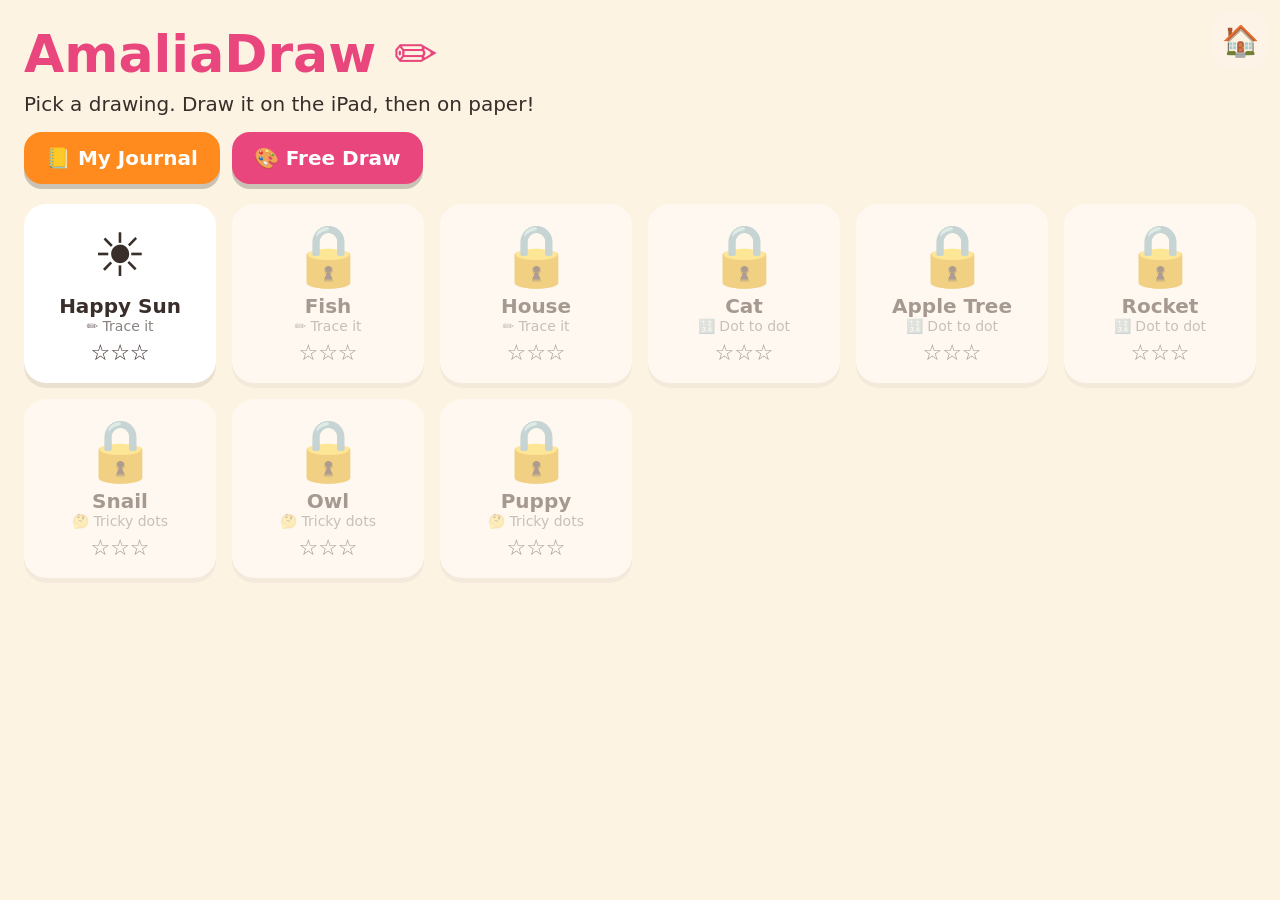
<file: games/amaliadraw/index.html>
<!doctype html>
<html lang="en">
<head>
  <meta charset="utf-8">
  <meta name="viewport" content="width=device-width, initial-scale=1, maximum-scale=1, user-scalable=no, viewport-fit=cover">
  <title>AmaliaDraw</title>

  <!-- These lines make it work like a real app on the iPad home screen -->
  <meta name="apple-mobile-web-app-capable" content="yes">
  <meta name="mobile-web-app-capable" content="yes">
  <meta name="apple-mobile-web-app-status-bar-style" content="black-translucent">
  <meta name="apple-mobile-web-app-title" content="Hinton-Bazil Games">
  <meta name="theme-color" content="#2a1660">
  <link rel="icon" href="../../icons/icon-192.png">
  <link rel="apple-touch-icon" href="../../icons/apple-touch-icon.png">
  <link rel="manifest" href="../../manifest.webmanifest">

  <link rel="stylesheet" href="../../style.css">
  <style>
    body {
      background: #fdf3e3;
      font-family: system-ui, sans-serif;
      color: #3a2e2a;
    }

    /* Each screen fills the whole iPad. Only one is shown at a time. */
    .screen {
      position: fixed;
      inset: 0;
      display: flex;
      flex-direction: column;
      padding: env(safe-area-inset-top) env(safe-area-inset-right) env(safe-area-inset-bottom) env(safe-area-inset-left);
    }
    .hidden {
      display: none !important;
    }
    .scroll {
      overflow-y: auto;
      touch-action: pan-y;
      -webkit-overflow-scrolling: touch;
    }

    h1 {
      margin: 24px 90px 8px 24px;
      font-size: clamp(34px, 6vw, 52px);
      color: #e8467c;
    }
    .subtitle {
      margin: 0 24px 16px;
      font-size: 20px;
    }

    /* Top and bottom bars on the drawing screens */
    .bar {
      display: flex;
      align-items: center;
      gap: 12px;
      padding: 12px 84px 12px 16px;
      min-height: 64px;
    }
    .bar.bottom {
      justify-content: center;
      padding-right: 16px;
    }
    .bar .words {
      flex: 1;
      min-width: 0;
    }
    .step-title {
      font-size: 15px;
      font-weight: bold;
      opacity: 0.6;
    }
    .step-text {
      font-size: clamp(20px, 3vw, 30px);
      font-weight: bold;
    }

    button,
    .button {
      font: inherit;
      font-size: 20px;
      font-weight: bold;
      border: none;
      border-radius: 18px;
      padding: 14px 22px;
      color: white;
      background: #3d8bff;
      box-shadow: 0 5px 0 rgba(0, 0, 0, 0.2);
      cursor: pointer;
    }
    button:active,
    .button:active {
      transform: translateY(3px);
      box-shadow: 0 2px 0 rgba(0, 0, 0, 0.2);
    }
    button.green { background: #2ebd6b; }
    button.pink { background: #e8467c; }
    button.orange { background: #ff8a1e; }
    button.grey { background: #9a8f88; }
    button.small { font-size: 16px; padding: 10px 16px; }

    /* The square of paper you draw on */
    .stage {
      flex: 1;
      display: flex;
      align-items: center;
      justify-content: center;
      min-height: 0;
    }
    .stage canvas {
      background: white;
      border-radius: 20px;
      box-shadow: 0 6px 20px rgba(0, 0, 0, 0.12);
      touch-action: none;
    }

    /* Lesson cards */
    .menu-buttons {
      display: flex;
      gap: 12px;
      margin: 0 24px 20px;
      flex-wrap: wrap;
    }
    .grid {
      display: grid;
      grid-template-columns: repeat(auto-fill, minmax(170px, 1fr));
      gap: 16px;
      padding: 0 24px 40px;
    }
    .card {
      background: white;
      border-radius: 22px;
      padding: 18px 10px;
      text-align: center;
      box-shadow: 0 5px 0 rgba(0, 0, 0, 0.08);
      cursor: pointer;
    }
    .card:active {
      transform: scale(0.97);
    }
    .card .big {
      font-size: 60px;
      line-height: 1.1;
    }
    .card .name {
      font-size: 20px;
      font-weight: bold;
      margin-top: 6px;
    }
    .card .help {
      font-size: 14px;
      opacity: 0.6;
    }
    .card .stars {
      font-size: 22px;
      margin-top: 6px;
    }
    .card.locked {
      opacity: 0.45;
    }

    /* Journal pictures */
    .card img {
      width: 100%;
      aspect-ratio: 1;
      object-fit: cover;
      border-radius: 14px;
      background: #eee;
    }
    .empty {
      margin: 24px;
      font-size: 20px;
    }

    /* Colour buttons on the free draw page */
    .swatch {
      width: 44px;
      height: 44px;
      padding: 0;
      border-radius: 50%;
      border: 4px solid white;
    }
    .swatch.chosen {
      border-color: #3a2e2a;
    }

    /* Pop-up messages */
    .popup-back {
      position: fixed;
      inset: 0;
      background: rgba(40, 20, 30, 0.55);
      display: flex;
      align-items: center;
      justify-content: center;
      padding: 20px;
    }
    .popup {
      background: #fffaf1;
      border-radius: 28px;
      padding: 28px;
      max-width: 560px;
      width: 100%;
      max-height: 90%;
      overflow-y: auto;
      text-align: center;
    }
    .popup h2 {
      margin: 0 0 10px;
      font-size: 32px;
      color: #e8467c;
    }
    .popup p {
      font-size: 20px;
    }
    .popup img {
      max-width: 100%;
      max-height: 45vh;
      border-radius: 16px;
      box-shadow: 0 4px 14px rgba(0, 0, 0, 0.15);
    }
    .popup .buttons {
      display: flex;
      gap: 12px;
      justify-content: center;
      flex-wrap: wrap;
      margin-top: 20px;
    }

    .toast {
      position: fixed;
      left: 50%;
      top: 22%;
      transform: translateX(-50%);
      background: #2ebd6b;
      color: white;
      font-size: 30px;
      font-weight: bold;
      padding: 14px 28px;
      border-radius: 20px;
      pointer-events: none;
      box-shadow: 0 6px 20px rgba(0, 0, 0, 0.2);
    }
    .toast.oops {
      background: #ff8a1e;
    }
  </style>
</head>
<body>
  <!-- Screen 1: pick a lesson -->
  <section id="lessonsScreen" class="screen scroll">
    <h1>AmaliaDraw ✏️</h1>
    <p class="subtitle">Pick a drawing. Draw it on the iPad, then on paper!</p>
    <div class="menu-buttons">
      <button id="journalButton" class="orange">📒 My Journal</button>
      <button id="freeButton" class="pink">🎨 Free Draw</button>
    </div>
    <div id="lessonGrid" class="grid"></div>
  </section>

  <!-- Screen 2: Part 1, draw on the iPad -->
  <section id="drawScreen" class="screen hidden">
    <div class="bar">
      <button id="drawBack" class="grey small">◀</button>
      <div class="words">
        <div id="drawTitle" class="step-title"></div>
        <div id="drawText" class="step-text"></div>
      </div>
    </div>
    <div class="stage"><canvas id="drawCanvas"></canvas></div>
    <div class="bar bottom">
      <button id="undoButton" class="grey">↶ Undo</button>
      <button id="checkButton" class="green">✓ Done</button>
    </div>
  </section>

  <!-- Screen 3: Part 2, draw on paper -->
  <section id="paperScreen" class="screen hidden">
    <div class="bar">
      <button id="paperBack" class="grey small">◀</button>
      <div class="words">
        <div id="paperTitle" class="step-title"></div>
        <div id="paperText" class="step-text"></div>
      </div>
    </div>
    <div class="stage"><canvas id="paperCanvas"></canvas></div>
    <div class="bar bottom">
      <button id="paperPrev" class="grey">◀ Back</button>
      <button id="paperNext" class="green">Next ▶</button>
    </div>
    <!-- Opens the iPad camera to take a photo of your paper drawing -->
    <input id="photoInput" type="file" accept="image/*" capture="environment" class="hidden">
  </section>

  <!-- Screen 4: the journal of everything you've drawn -->
  <section id="journalScreen" class="screen scroll hidden">
    <h1>📒 My Journal</h1>
    <div class="menu-buttons">
      <button id="journalBack" class="grey">◀ Lessons</button>
    </div>
    <div id="journalGrid" class="grid"></div>
  </section>

  <!-- Screen 5: free drawing -->
  <section id="freeScreen" class="screen hidden">
    <div class="bar">
      <button id="freeBack" class="grey small">◀</button>
      <div id="swatches" class="words" style="display: flex; gap: 8px; flex-wrap: wrap"></div>
    </div>
    <div class="stage"><canvas id="freeCanvas"></canvas></div>
    <div class="bar bottom">
      <button id="freeUndo" class="grey">↶ Undo</button>
      <button id="freeSize" class="orange">✏️ Thin</button>
      <button id="freeClear" class="pink">🗑 Clear</button>
      <button id="freeSave" class="green">💾 Save</button>
    </div>
  </section>

  <a class="home" href="../../">🏠</a>
  <script src="lessons.js"></script>
  <script src="game.js"></script>
  <script>
    // Lets the game work offline once it's been opened.
    if ("serviceWorker" in navigator) {
      navigator.serviceWorker.register("../../sw.js");
    }
  </script>
</body>
</html>
</file>
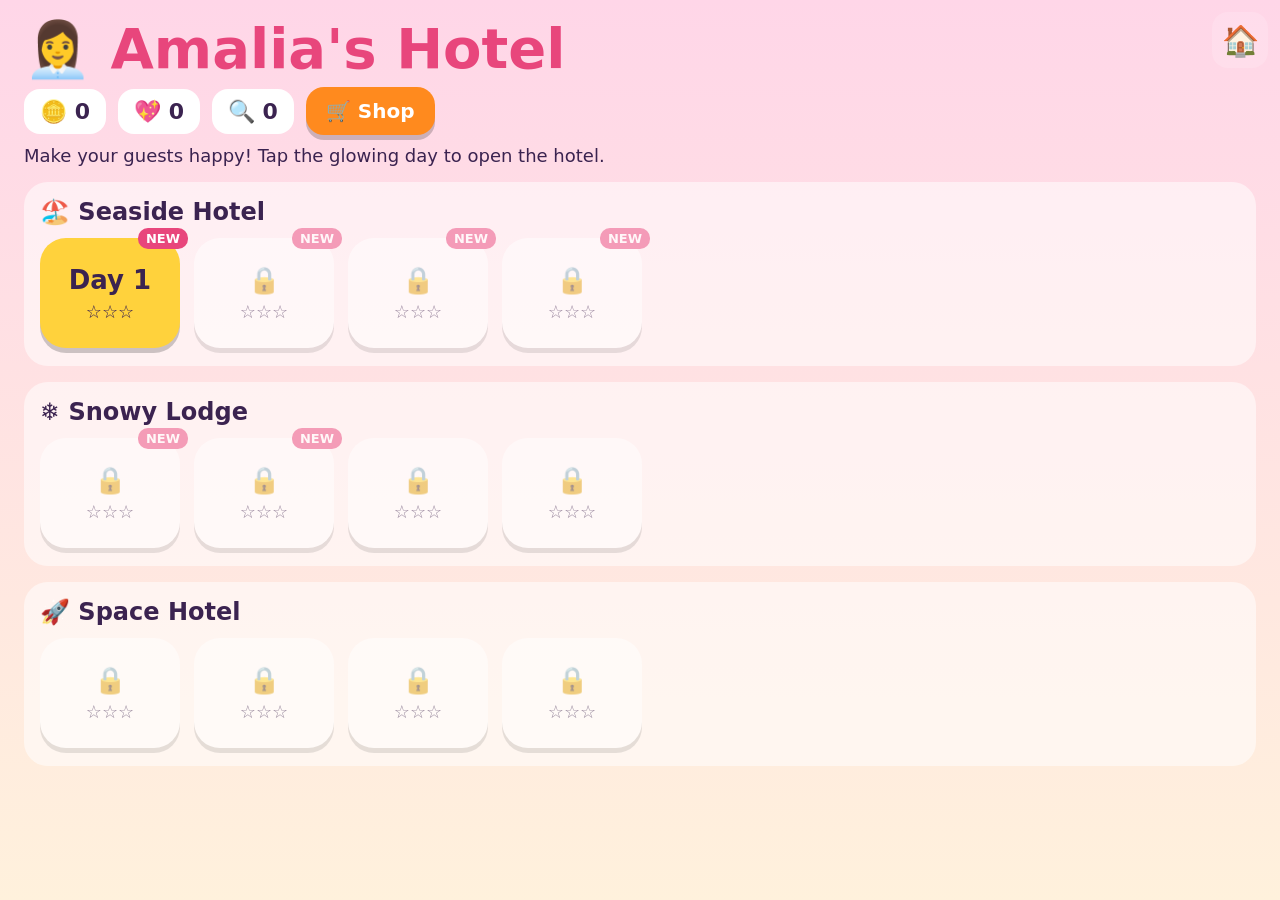
<file: games/amaliahotel/index.html>
<!doctype html>
<html lang="en">
<head>
  <meta charset="utf-8">
  <meta name="viewport" content="width=device-width, initial-scale=1, maximum-scale=1, user-scalable=no, viewport-fit=cover">
  <title>Amalia's Hotel</title>

  <!-- These lines make it work like a real app on the iPad home screen -->
  <meta name="apple-mobile-web-app-capable" content="yes">
  <meta name="mobile-web-app-capable" content="yes">
  <meta name="apple-mobile-web-app-status-bar-style" content="black-translucent">
  <meta name="apple-mobile-web-app-title" content="Hinton-Bazil Games">
  <meta name="theme-color" content="#2a1660">
  <link rel="icon" href="../../icons/icon-192.png">
  <link rel="apple-touch-icon" href="../../icons/apple-touch-icon.png">
  <link rel="manifest" href="../../manifest.webmanifest">

  <link rel="stylesheet" href="../../style.css">
  <style>
    body {
      font-family: system-ui, sans-serif;
      color: #3b2350;
      background: #fde7f0;
    }
    .hidden {
      display: none !important;
    }
    button {
      font: inherit;
      font-weight: bold;
      font-size: 20px;
      border: none;
      border-radius: 18px;
      padding: 12px 20px;
      color: white;
      background: #3d8bff;
      box-shadow: 0 5px 0 rgba(0, 0, 0, 0.2);
      cursor: pointer;
    }
    button:active {
      transform: translateY(3px);
      box-shadow: 0 2px 0 rgba(0, 0, 0, 0.2);
    }
    button.green { background: #2ebd6b; }
    button.orange { background: #ff8a1e; }
    button.grey { background: #9a8fa8; }
    button.blue { background: #3d8bff; }
    button.red { background: #e8463c; }

    /* The map of days */
    #mapScreen {
      position: fixed;
      inset: 0;
      overflow-y: auto;
      touch-action: pan-y;
      background: linear-gradient(#ffd6e8, #fff1dc);
      padding: calc(env(safe-area-inset-top) + 16px) 24px 40px;
    }
    #mapScreen h1 {
      margin: 0 80px 6px 0;
      font-size: clamp(34px, 6vw, 56px);
      color: #e8467c;
    }
    .top-row {
      display: flex;
      gap: 12px;
      align-items: center;
      flex-wrap: wrap;
    }
    .pill {
      background: white;
      border-radius: 16px;
      padding: 10px 16px;
      font-size: 22px;
      font-weight: bold;
    }
    #manager {
      font-size: 54px;
    }
    .help {
      font-size: 18px;
      margin: 10px 0 0;
    }
    .hotel-section {
      background: rgba(255, 255, 255, 0.55);
      border-radius: 24px;
      padding: 12px 16px 18px;
      margin-top: 16px;
    }
    .hotel-section h2 {
      margin: 4px 0 12px;
    }
    .day-row {
      display: flex;
      gap: 14px;
      flex-wrap: wrap;
    }
    .day {
      position: relative;
      width: 140px;
      height: 110px;
      border-radius: 26px;
      background: white;
      color: #3b2350;
    }
    .day .num {
      font-size: 26px;
    }
    .day .dstars {
      font-size: 18px;
      margin-top: 6px;
    }
    .day .new {
      position: absolute;
      top: -10px;
      right: -8px;
      background: #e8467c;
      color: white;
      font-size: 13px;
      padding: 3px 8px;
      border-radius: 10px;
    }
    .day.locked {
      opacity: 0.5;
    }
    .day.next {
      background: #ffd23c;
      animation: pulse 0.9s infinite alternate;
    }
    @keyframes pulse {
      to { transform: scale(1.07); }
    }

    /* Pop-ups */
    .popup-back {
      position: fixed;
      inset: 0;
      background: rgba(60, 30, 70, 0.5);
      display: flex;
      align-items: center;
      justify-content: center;
      padding: 16px;
    }
    .popup {
      background: #fffafd;
      border-radius: 28px;
      padding: 24px;
      width: 100%;
      max-width: 560px;
      max-height: 92%;
      overflow-y: auto;
      touch-action: pan-y;
      text-align: center;
      box-shadow: 0 10px 40px rgba(0, 0, 0, 0.3);
    }
    .popup.wide {
      max-width: 880px;
    }
    .popup h2 {
      margin: 0 0 8px;
      font-size: 30px;
      color: #e8467c;
    }
    .popup h3 {
      margin: 18px 0 6px;
      text-align: left;
    }
    .popup p {
      font-size: 20px;
      margin: 10px 0;
    }
    .popup .small {
      font-size: 16px;
      opacity: 0.8;
    }
    .popup .big {
      font-size: 70px;
    }
    .popup .lesson {
      background: #fff3c4;
      border-radius: 16px;
      padding: 12px;
      font-size: 20px;
      text-align: left;
    }
    .popup .speech {
      background: #eef6ff;
      border-radius: 16px;
      padding: 12px;
    }
    .popup .faces {
      font-size: 44px;
      line-height: 1.3;
      word-break: break-all;
    }
    .popup .total {
      font-size: 24px;
      font-weight: bold;
    }
    .popup .buttons {
      display: flex;
      gap: 12px;
      justify-content: center;
      flex-wrap: wrap;
      margin-top: 18px;
    }
    .stars {
      font-size: 56px;
    }

    /* Ask buttons and Bolt's picture cards */
    .asks,
    .cards {
      display: flex;
      flex-wrap: wrap;
      gap: 10px;
      justify-content: center;
    }
    .ask,
    .pick {
      background: white;
      color: #3b2350;
      border: 4px solid #eee;
      display: flex;
      flex-direction: column;
      align-items: center;
      min-width: 130px;
    }
    .ask span,
    .pick span {
      font-size: 44px;
    }
    .ask.used {
      opacity: 0.35;
    }
    .pick.chosen {
      border-color: #2ebd6b;
      background: #eafff1;
    }
    .bolt-say {
      background: #eef6ff;
      border-radius: 16px;
      padding: 12px;
      font-size: 20px;
    }
    .step {
      text-align: left;
      font-weight: bold;
    }

    /* Shop cards */
    .grid {
      display: grid;
      grid-template-columns: repeat(auto-fill, minmax(160px, 1fr));
      gap: 10px;
    }
    .card {
      background: white;
      color: #3b2350;
      border: 4px solid transparent;
      padding: 10px;
      font-weight: normal;
    }
    .card .big-icon {
      font-size: 44px;
    }
    .card .name {
      font-size: 18px;
      font-weight: bold;
    }
    .card .sub {
      font-size: 14px;
    }
    .card.owned {
      opacity: 0.6;
    }
    .card.chosen {
      border-color: #2ebd6b;
    }

    .toast {
      position: fixed;
      left: 50%;
      top: 14%;
      transform: translateX(-50%);
      background: #3b2350;
      color: white;
      font-size: 22px;
      font-weight: bold;
      padding: 12px 24px;
      border-radius: 18px;
      pointer-events: none;
      text-align: center;
      max-width: 80%;
    }
  </style>
</head>
<body>
  <canvas id="game"></canvas>

  <div id="mapScreen">
    <h1><span id="manager">👩‍💼</span> Amalia's Hotel</h1>
    <div class="top-row">
      <div id="coins" class="pill">🪙 0</div>
      <div id="kindness" class="pill" title="Happy guests">💖 0</div>
      <div id="badges" class="pill" title="Times you checked Bolt's work">🔍 0</div>
      <button id="shopButton" class="orange">🛒 Shop</button>
    </div>
    <p class="help">Make your guests happy! Tap the glowing day to open the hotel.</p>
    <div id="days"></div>
  </div>

  <a class="home" href="../../">🏠</a>

  <script src="hotel.js"></script>
  <script src="game.js"></script>
  <script>
    // Lets the game work offline once it's been opened.
    if ("serviceWorker" in navigator) {
      navigator.serviceWorker.register("../../sw.js");
    }
  </script>
</body>
</html>
</file>
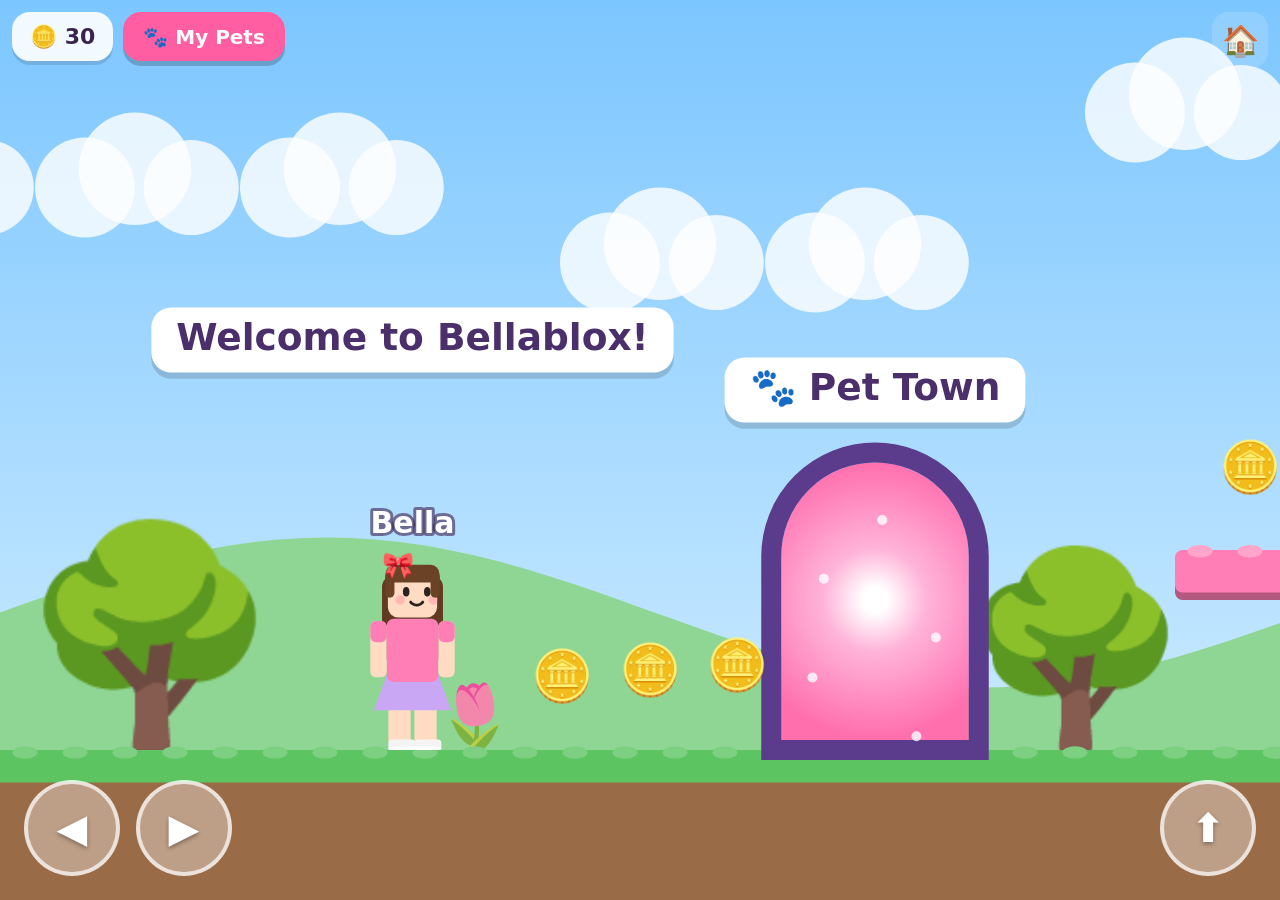
<file: games/bellablox/index.html>
<!doctype html>
<html lang="en">
<head>
  <meta charset="utf-8">
  <meta name="viewport" content="width=device-width, initial-scale=1, maximum-scale=1, user-scalable=no, viewport-fit=cover">
  <title>Bellablox</title>

  <!-- These lines make it work like a real app on the iPad home screen -->
  <meta name="apple-mobile-web-app-capable" content="yes">
  <meta name="mobile-web-app-capable" content="yes">
  <meta name="apple-mobile-web-app-status-bar-style" content="black-translucent">
  <meta name="apple-mobile-web-app-title" content="Hinton-Bazil Games">
  <meta name="theme-color" content="#2a1660">
  <link rel="icon" href="../../icons/icon-192.png">
  <link rel="apple-touch-icon" href="../../icons/apple-touch-icon.png">
  <link rel="manifest" href="../../manifest.webmanifest">

  <link rel="stylesheet" href="../../style.css">
  <style>
    body {
      font-family: system-ui, sans-serif;
      color: #3b2350;
    }
    .hidden {
      display: none !important;
    }

    button {
      font: inherit;
      font-weight: bold;
      font-size: 20px;
      border: none;
      border-radius: 18px;
      padding: 12px 20px;
      color: white;
      background: #3d8bff;
      box-shadow: 0 5px 0 rgba(0, 0, 0, 0.2);
      cursor: pointer;
    }
    button:active {
      transform: translateY(3px);
      box-shadow: 0 2px 0 rgba(0, 0, 0, 0.2);
    }
    button.pink { background: #ff5fa2; }
    button.green { background: #2ebd6b; }
    button.orange { background: #ff8a1e; }
    button.grey { background: #9a8fa8; }

    /* Coins and the pets button at the top */
    #hud {
      position: fixed;
      top: calc(env(safe-area-inset-top) + 12px);
      left: calc(env(safe-area-inset-left) + 12px);
      display: flex;
      gap: 10px;
    }
    #coins {
      background: rgba(255, 255, 255, 0.9);
      border-radius: 18px;
      padding: 12px 18px;
      font-size: 22px;
      font-weight: bold;
      box-shadow: 0 4px 0 rgba(0, 0, 0, 0.12);
    }

    /* Touch buttons: move on the left, jump and do things on the right */
    #controls button {
      position: fixed;
      width: 96px;
      height: 96px;
      border-radius: 50%;
      font-size: 40px;
      padding: 0;
      background: rgba(255, 255, 255, 0.35);
      color: white;
      text-shadow: 0 2px 4px rgba(0, 0, 0, 0.35);
      box-shadow: none;
      border: 4px solid rgba(255, 255, 255, 0.7);
      touch-action: none;
    }
    #controls button.down {
      background: rgba(255, 255, 255, 0.65);
      transform: scale(0.94);
    }
    #left { left: calc(env(safe-area-inset-left) + 24px); bottom: calc(env(safe-area-inset-bottom) + 24px); }
    #right { left: calc(env(safe-area-inset-left) + 136px); bottom: calc(env(safe-area-inset-bottom) + 24px); }
    #jump { right: calc(env(safe-area-inset-right) + 24px); bottom: calc(env(safe-area-inset-bottom) + 24px); }
    #controls #action {
      right: calc(env(safe-area-inset-right) + 136px);
      bottom: calc(env(safe-area-inset-bottom) + 34px);
      width: auto;
      height: 76px;
      padding: 0 24px;
      border-radius: 38px;
      font-size: 24px;
      background: #ff5fa2;
      border-color: white;
      animation: pulse 1s infinite alternate;
    }
    @keyframes pulse {
      to { transform: scale(1.06); }
    }

    /* Pop-ups */
    .popup-back {
      position: fixed;
      inset: 0;
      background: rgba(40, 15, 60, 0.55);
      display: flex;
      align-items: center;
      justify-content: center;
      padding: 16px;
    }
    .popup {
      background: #fff8fc;
      border-radius: 28px;
      padding: 24px;
      width: 100%;
      max-width: 520px;
      max-height: 92%;
      overflow-y: auto;
      touch-action: pan-y;
      text-align: center;
      box-shadow: 0 10px 40px rgba(0, 0, 0, 0.3);
    }
    .popup.wide {
      max-width: 820px;
    }
    .popup h2 {
      margin: 0 0 8px;
      font-size: 32px;
      color: #ff5fa2;
    }
    .popup h3 {
      margin: 0;
      font-size: 30px;
    }
    .popup p {
      font-size: 20px;
      margin: 10px 0;
    }
    .popup .buttons {
      display: flex;
      gap: 12px;
      justify-content: center;
      flex-wrap: wrap;
      margin-top: 18px;
    }
    .big-emoji {
      font-size: 110px;
      line-height: 1.2;
    }
    .wobble {
      animation: wobble 0.35s infinite alternate ease-in-out;
    }
    @keyframes wobble {
      from { transform: rotate(-14deg); }
      to { transform: rotate(14deg) scale(1.08); }
    }
    .pop {
      animation: pop 0.6s;
    }
    @keyframes pop {
      0% { transform: scale(0.2); }
      70% { transform: scale(1.25); }
      100% { transform: scale(1); }
    }
    .rarity {
      display: inline-block;
      color: white;
      font-weight: bold;
      padding: 4px 16px;
      border-radius: 14px;
    }

    .grid {
      display: grid;
      grid-template-columns: repeat(auto-fill, minmax(170px, 1fr));
      gap: 12px;
      margin-top: 12px;
    }
    .card {
      background: white;
      border-radius: 20px;
      padding: 14px 8px;
      box-shadow: 0 4px 0 rgba(0, 0, 0, 0.08);
      cursor: pointer;
      border: 4px solid transparent;
    }
    .card.chosen {
      border-color: #ff5fa2;
    }
    .card .big-emoji {
      font-size: 70px;
    }
    .card .name {
      font-size: 20px;
      font-weight: bold;
    }
    .card .small {
      font-size: 14px;
      margin-top: 4px;
    }
    .card .price {
      font-size: 22px;
      font-weight: bold;
      margin-top: 8px;
      color: #e0a400;
    }
    .card .bar {
      height: 10px;
      background: #eee;
      border-radius: 5px;
      margin: 8px 10px 0;
      overflow: hidden;
    }
    .card .bar div {
      height: 100%;
      background: #2ebd6b;
    }

    /* The dressing room */
    .dressing {
      background: linear-gradient(135deg, #ffd6ec, #e7d4ff);
      padding: calc(env(safe-area-inset-top) + 12px) 16px calc(env(safe-area-inset-bottom) + 12px);
      gap: 16px;
      align-items: stretch;
    }
    .dress-left {
      width: 34%;
      display: flex;
      flex-direction: column;
      align-items: center;
      gap: 10px;
    }
    .theme-banner {
      font-size: 28px;
      font-weight: bold;
      color: #ff5fa2;
      text-align: center;
    }
    .timer {
      position: relative;
      width: 100%;
      height: 34px;
      background: white;
      border-radius: 17px;
      overflow: hidden;
    }
    .timer-fill {
      height: 100%;
      background: #2ebd6b;
      transition: width 1s linear;
    }
    .timer-fill.hurry {
      background: #e8463c;
    }
    .timer-text {
      position: absolute;
      inset: 0;
      display: flex;
      align-items: center;
      justify-content: center;
      font-weight: bold;
      font-size: 20px;
    }
    .preview {
      flex: 1;
      width: 100%;
      min-height: 0;
    }
    .coins-line {
      font-size: 20px;
      font-weight: bold;
    }
    .dress-right {
      flex: 1;
      display: flex;
      flex-direction: column;
      background: rgba(255, 255, 255, 0.7);
      border-radius: 24px;
      padding: 12px;
      padding-right: 70px;
      min-width: 0;
    }
    .tabs {
      display: flex;
      gap: 6px;
      flex-wrap: wrap;
    }
    .tab {
      font-size: 16px;
      padding: 8px 12px;
      background: white;
      color: #3b2350;
      box-shadow: 0 3px 0 rgba(0, 0, 0, 0.1);
    }
    .tab.chosen {
      background: #ff5fa2;
      color: white;
    }
    .note {
      font-size: 15px;
      margin: 6px 4px 0;
      min-height: 4px;
    }
    .items {
      flex: 1;
      overflow-y: auto;
      touch-action: pan-y;
      display: grid;
      grid-template-columns: repeat(auto-fill, minmax(104px, 1fr));
      gap: 10px;
      align-content: start;
      padding: 8px 2px;
    }
    .item {
      background: white;
      color: #3b2350;
      padding: 6px;
      font-size: 14px;
      border: 4px solid transparent;
      box-shadow: 0 3px 0 rgba(0, 0, 0, 0.1);
    }
    .item canvas {
      width: 84px;
      height: 84px;
      display: block;
      margin: 0 auto 2px;
    }
    .item.chosen {
      border-color: #ff5fa2;
    }
    .item.locked canvas {
      opacity: 0.5;
    }
    .colors {
      display: flex;
      gap: 8px;
      flex-wrap: wrap;
      padding-top: 8px;
    }
    .swatch {
      width: 44px;
      height: 44px;
      padding: 0;
      border-radius: 50%;
      border: 4px solid white;
      box-shadow: 0 2px 0 rgba(0, 0, 0, 0.15);
    }
    .swatch.chosen {
      border-color: #3b2350;
    }

    .toast {
      position: fixed;
      left: 50%;
      top: 18%;
      transform: translateX(-50%);
      background: #3b2350;
      color: white;
      font-size: 22px;
      font-weight: bold;
      padding: 12px 24px;
      border-radius: 18px;
      pointer-events: none;
      text-align: center;
      max-width: 80%;
    }

    @media (orientation: portrait) {
      .dressing {
        flex-direction: column;
      }
      .dress-left {
        width: 100%;
        height: 38%;
      }
      .dress-right {
        padding-right: 12px;
      }
    }
  </style>
</head>
<body>
  <canvas id="game"></canvas>

  <div id="hud">
    <div id="coins">🪙 0</div>
    <button id="petsButton" class="pink">🐾 My Pets</button>
  </div>

  <div id="controls">
    <button id="left">◀</button>
    <button id="right">▶</button>
    <button id="action" class="hidden">Enter</button>
    <button id="jump">⬆</button>
  </div>

  <a class="home" href="../../">🏠</a>

  <script src="avatar.js"></script>
  <script src="game.js"></script>
  <script src="pets.js"></script>
  <script src="fashion.js"></script>
  <script>
    startGame();
    // Lets the game work offline once it's been opened.
    if ("serviceWorker" in navigator) {
      navigator.serviceWorker.register("../../sw.js");
    }
  </script>
</body>
</html>
</file>
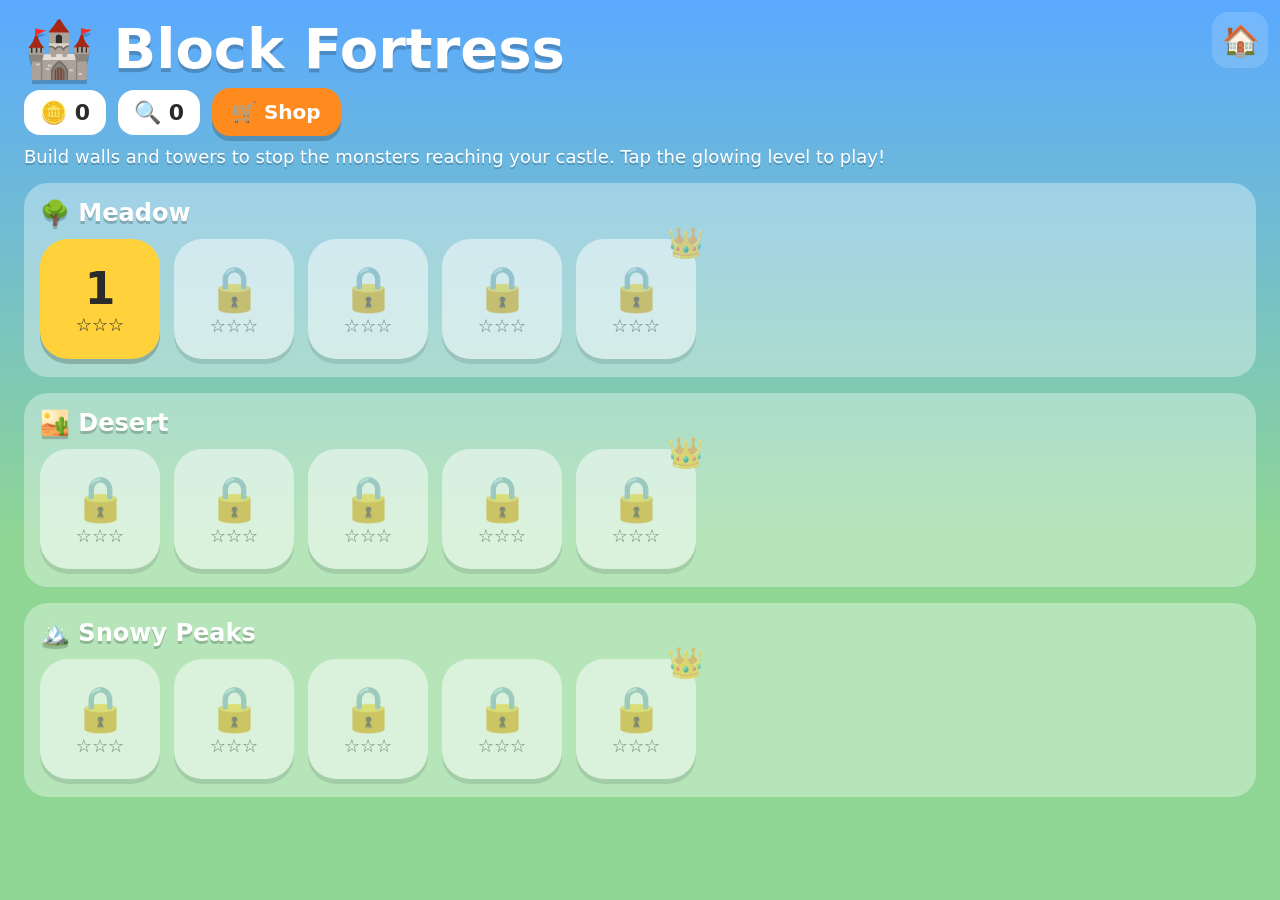
<file: games/block-fortress/index.html>
<!doctype html>
<html lang="en">
<head>
  <meta charset="utf-8">
  <meta name="viewport" content="width=device-width, initial-scale=1, maximum-scale=1, user-scalable=no, viewport-fit=cover">
  <title>Block Fortress</title>

  <!-- These lines make it work like a real app on the tablet home screen (tablet or Android) -->
  <meta name="apple-mobile-web-app-capable" content="yes">
  <meta name="mobile-web-app-capable" content="yes">
  <meta name="apple-mobile-web-app-status-bar-style" content="black-translucent">
  <meta name="apple-mobile-web-app-title" content="Hinton-Bazil Games">
  <meta name="theme-color" content="#2a1660">
  <link rel="icon" href="../../icons/icon-192.png">
  <link rel="apple-touch-icon" href="../../icons/apple-touch-icon.png">
  <link rel="manifest" href="../../manifest.webmanifest">

  <link rel="stylesheet" href="../../style.css">
  <style>
    body {
      font-family: system-ui, sans-serif;
      color: #2b2b2b;
      background: #2d4a2f;
    }
    .hidden {
      display: none !important;
    }
    button {
      font: inherit;
      font-weight: bold;
      font-size: 20px;
      border: none;
      border-radius: 18px;
      padding: 12px 20px;
      color: white;
      background: #3d8bff;
      box-shadow: 0 5px 0 rgba(0, 0, 0, 0.2);
      cursor: pointer;
    }
    button:active {
      transform: translateY(3px);
      box-shadow: 0 2px 0 rgba(0, 0, 0, 0.2);
    }
    button.green { background: #2ebd6b; }
    button.orange { background: #ff8a1e; }
    button.grey { background: #8e9aa6; }
    button.blue { background: #3d8bff; }

    /* The level map */
    #mapScreen {
      position: fixed;
      inset: 0;
      overflow-y: auto;
      touch-action: pan-y;
      background: linear-gradient(#5aa9ff, #8fd694 60%);
      padding: calc(env(safe-area-inset-top) + 16px) 24px 40px;
    }
    #mapScreen h1 {
      margin: 0 80px 6px 0;
      font-size: clamp(34px, 6vw, 56px);
      color: white;
      text-shadow: 0 4px 0 rgba(0, 0, 0, 0.2);
    }
    .top-row {
      display: flex;
      gap: 12px;
      align-items: center;
      flex-wrap: wrap;
      margin-bottom: 10px;
    }
    .pill {
      background: white;
      border-radius: 16px;
      padding: 10px 16px;
      font-size: 22px;
      font-weight: bold;
    }
    .map-section {
      background: rgba(255, 255, 255, 0.35);
      border-radius: 24px;
      padding: 12px 16px 18px;
      margin-top: 16px;
    }
    .map-section h2 {
      margin: 4px 0 12px;
      color: white;
      text-shadow: 0 3px 0 rgba(0, 0, 0, 0.2);
    }
    .level-row {
      display: flex;
      gap: 14px;
      flex-wrap: wrap;
    }
    .level {
      position: relative;
      width: 120px;
      height: 120px;
      border-radius: 28px;
      background: white;
      color: #2b2b2b;
      padding: 8px;
    }
    .level .num {
      font-size: 44px;
    }
    .level .lstars {
      font-size: 18px;
    }
    .level .crown {
      position: absolute;
      top: -14px;
      right: -8px;
      font-size: 30px;
    }
    .level.locked {
      opacity: 0.5;
    }
    .level.next {
      background: #ffd23c;
      animation: pulse 0.9s infinite alternate;
    }
    @keyframes pulse {
      to { transform: scale(1.07); }
    }
    .help {
      color: white;
      font-size: 18px;
      margin: 6px 0 0;
      text-shadow: 0 2px 0 rgba(0, 0, 0, 0.2);
    }

    /* Pop-ups */
    .popup-back {
      position: fixed;
      inset: 0;
      background: rgba(20, 30, 20, 0.55);
      display: flex;
      align-items: center;
      justify-content: center;
      padding: 16px;
    }
    .popup {
      background: #fffdf6;
      border-radius: 28px;
      padding: 24px;
      width: 100%;
      max-width: 520px;
      max-height: 92%;
      overflow-y: auto;
      touch-action: pan-y;
      text-align: center;
      box-shadow: 0 10px 40px rgba(0, 0, 0, 0.3);
    }
    .popup.wide {
      max-width: 860px;
    }
    .popup h2 {
      margin: 0 0 8px;
      font-size: 32px;
      color: #2f7a43;
    }
    .popup h3 {
      margin: 18px 0 6px;
      text-align: left;
    }
    .popup p {
      font-size: 20px;
      margin: 10px 0;
    }
    .popup .advice {
      background: #fff3c4;
      border-radius: 14px;
      padding: 10px;
    }
    .popup .buttons {
      display: flex;
      gap: 12px;
      justify-content: center;
      flex-wrap: wrap;
      margin-top: 18px;
    }
    .stars {
      font-size: 56px;
    }
    .grid {
      display: grid;
      grid-template-columns: repeat(auto-fill, minmax(150px, 1fr));
      gap: 10px;
    }
    .card {
      background: white;
      color: #2b2b2b;
      border: 4px solid transparent;
      padding: 10px;
    }
    .card .big {
      font-size: 46px;
    }
    .card .name {
      font-size: 17px;
    }
    .card .sub {
      font-size: 15px;
      color: #9a6038;
    }
    .card.owned {
      opacity: 0.6;
    }
    .card.chosen {
      border-color: #2ebd6b;
    }
    .toast {
      position: fixed;
      left: 50%;
      top: 14%;
      transform: translateX(-50%);
      background: #2b2b2b;
      color: white;
      font-size: 22px;
      font-weight: bold;
      padding: 12px 24px;
      border-radius: 18px;
      pointer-events: none;
      text-align: center;
      max-width: 80%;
    }
    /* Asks you to turn the tablet sideways when playing upright */
    .turn-hint {
      display: none;
      position: fixed;
      inset: 0;
      background: rgba(30, 20, 50, 0.85);
      color: white;
      flex-direction: column;
      align-items: center;
      justify-content: center;
      gap: 18px;
      text-align: center;
      padding: 30px;
      font-size: 26px;
      font-weight: bold;
    }
    .turn-hint .phone {
      font-size: 90px;
      animation: turn 1.6s infinite ease-in-out;
    }
    @keyframes turn {
      50% { transform: rotate(-90deg); }
    }
    @media (orientation: portrait) {
      body.playing:not(.rotate-ok) .turn-hint {
        display: flex;
      }
    }
  </style>
</head>
<body>
  <canvas id="game"></canvas>

  <div id="mapScreen">
    <h1>🏰 Block Fortress</h1>
    <div class="top-row">
      <div id="coins" class="pill">🪙 0</div>
      <div id="badges" class="pill" title="Times you spotted if Bolt was right">🔍 0</div>
      <button id="shopButton" class="orange">🛒 Shop</button>
    </div>
    <p class="help">Build walls and towers to stop the monsters reaching your castle. Tap the glowing level to play!</p>
    <div id="levels"></div>
  </div>

  <div class="turn-hint">
    <div class="phone">📱</div>
    <div>Turn your tablet sideways for a bigger game!</div>
    <button class="green" onclick="document.body.classList.add('rotate-ok')">Play anyway</button>
  </div>

  <a class="home" href="../../">🏠</a>

  <script src="../../compat.js"></script>
  <script src="levels.js"></script>
  <script src="game.js"></script>
  <script>
    // Lets the game work offline once it's been opened.
    if ("serviceWorker" in navigator) {
      navigator.serviceWorker.register("../../sw.js");
    }
  </script>
</body>
</html>
</file>
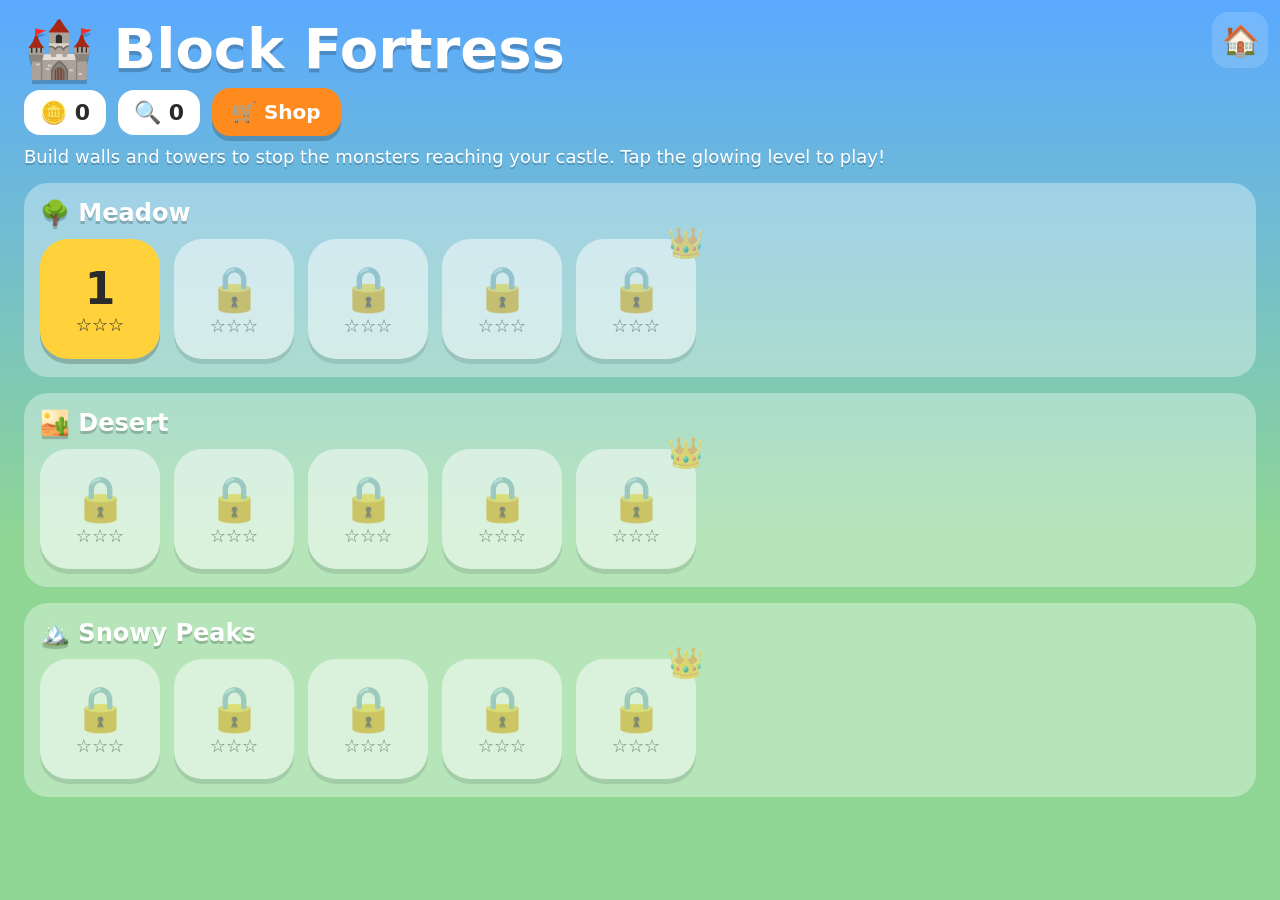
<file: games/blockfortress/index.html>
<!doctype html>
<html lang="en">
<head>
  <meta charset="utf-8">
  <meta name="viewport" content="width=device-width, initial-scale=1, maximum-scale=1, user-scalable=no, viewport-fit=cover">
  <title>Block Fortress</title>

  <!-- These lines make it work like a real app on the iPad home screen -->
  <meta name="apple-mobile-web-app-capable" content="yes">
  <meta name="mobile-web-app-capable" content="yes">
  <meta name="apple-mobile-web-app-status-bar-style" content="black-translucent">
  <meta name="apple-mobile-web-app-title" content="Hinton-Bazil Games">
  <meta name="theme-color" content="#2a1660">
  <link rel="icon" href="../../icons/icon-192.png">
  <link rel="apple-touch-icon" href="../../icons/apple-touch-icon.png">
  <link rel="manifest" href="../../manifest.webmanifest">

  <link rel="stylesheet" href="../../style.css">
  <style>
    body {
      font-family: system-ui, sans-serif;
      color: #2b2b2b;
      background: #2d4a2f;
    }
    .hidden {
      display: none !important;
    }
    button {
      font: inherit;
      font-weight: bold;
      font-size: 20px;
      border: none;
      border-radius: 18px;
      padding: 12px 20px;
      color: white;
      background: #3d8bff;
      box-shadow: 0 5px 0 rgba(0, 0, 0, 0.2);
      cursor: pointer;
    }
    button:active {
      transform: translateY(3px);
      box-shadow: 0 2px 0 rgba(0, 0, 0, 0.2);
    }
    button.green { background: #2ebd6b; }
    button.orange { background: #ff8a1e; }
    button.grey { background: #8e9aa6; }
    button.blue { background: #3d8bff; }

    /* The level map */
    #mapScreen {
      position: fixed;
      inset: 0;
      overflow-y: auto;
      touch-action: pan-y;
      background: linear-gradient(#5aa9ff, #8fd694 60%);
      padding: calc(env(safe-area-inset-top) + 16px) 24px 40px;
    }
    #mapScreen h1 {
      margin: 0 80px 6px 0;
      font-size: clamp(34px, 6vw, 56px);
      color: white;
      text-shadow: 0 4px 0 rgba(0, 0, 0, 0.2);
    }
    .top-row {
      display: flex;
      gap: 12px;
      align-items: center;
      flex-wrap: wrap;
      margin-bottom: 10px;
    }
    .pill {
      background: white;
      border-radius: 16px;
      padding: 10px 16px;
      font-size: 22px;
      font-weight: bold;
    }
    .map-section {
      background: rgba(255, 255, 255, 0.35);
      border-radius: 24px;
      padding: 12px 16px 18px;
      margin-top: 16px;
    }
    .map-section h2 {
      margin: 4px 0 12px;
      color: white;
      text-shadow: 0 3px 0 rgba(0, 0, 0, 0.2);
    }
    .level-row {
      display: flex;
      gap: 14px;
      flex-wrap: wrap;
    }
    .level {
      position: relative;
      width: 120px;
      height: 120px;
      border-radius: 28px;
      background: white;
      color: #2b2b2b;
      padding: 8px;
    }
    .level .num {
      font-size: 44px;
    }
    .level .lstars {
      font-size: 18px;
    }
    .level .crown {
      position: absolute;
      top: -14px;
      right: -8px;
      font-size: 30px;
    }
    .level.locked {
      opacity: 0.5;
    }
    .level.next {
      background: #ffd23c;
      animation: pulse 0.9s infinite alternate;
    }
    @keyframes pulse {
      to { transform: scale(1.07); }
    }
    .help {
      color: white;
      font-size: 18px;
      margin: 6px 0 0;
      text-shadow: 0 2px 0 rgba(0, 0, 0, 0.2);
    }

    /* Pop-ups */
    .popup-back {
      position: fixed;
      inset: 0;
      background: rgba(20, 30, 20, 0.55);
      display: flex;
      align-items: center;
      justify-content: center;
      padding: 16px;
    }
    .popup {
      background: #fffdf6;
      border-radius: 28px;
      padding: 24px;
      width: 100%;
      max-width: 520px;
      max-height: 92%;
      overflow-y: auto;
      touch-action: pan-y;
      text-align: center;
      box-shadow: 0 10px 40px rgba(0, 0, 0, 0.3);
    }
    .popup.wide {
      max-width: 860px;
    }
    .popup h2 {
      margin: 0 0 8px;
      font-size: 32px;
      color: #2f7a43;
    }
    .popup h3 {
      margin: 18px 0 6px;
      text-align: left;
    }
    .popup p {
      font-size: 20px;
      margin: 10px 0;
    }
    .popup .advice {
      background: #fff3c4;
      border-radius: 14px;
      padding: 10px;
    }
    .popup .buttons {
      display: flex;
      gap: 12px;
      justify-content: center;
      flex-wrap: wrap;
      margin-top: 18px;
    }
    .stars {
      font-size: 56px;
    }
    .grid {
      display: grid;
      grid-template-columns: repeat(auto-fill, minmax(150px, 1fr));
      gap: 10px;
    }
    .card {
      background: white;
      color: #2b2b2b;
      border: 4px solid transparent;
      padding: 10px;
    }
    .card .big {
      font-size: 46px;
    }
    .card .name {
      font-size: 17px;
    }
    .card .sub {
      font-size: 15px;
      color: #9a6038;
    }
    .card.owned {
      opacity: 0.6;
    }
    .card.chosen {
      border-color: #2ebd6b;
    }
    .toast {
      position: fixed;
      left: 50%;
      top: 14%;
      transform: translateX(-50%);
      background: #2b2b2b;
      color: white;
      font-size: 22px;
      font-weight: bold;
      padding: 12px 24px;
      border-radius: 18px;
      pointer-events: none;
      text-align: center;
      max-width: 80%;
    }
  </style>
</head>
<body>
  <canvas id="game"></canvas>

  <div id="mapScreen">
    <h1>🏰 Block Fortress</h1>
    <div class="top-row">
      <div id="coins" class="pill">🪙 0</div>
      <div id="badges" class="pill" title="Times you spotted if Bolt was right">🔍 0</div>
      <button id="shopButton" class="orange">🛒 Shop</button>
    </div>
    <p class="help">Build walls and towers to stop the monsters reaching your castle. Tap the glowing level to play!</p>
    <div id="levels"></div>
  </div>

  <a class="home" href="../../">🏠</a>

  <script src="levels.js"></script>
  <script src="game.js"></script>
  <script>
    // Lets the game work offline once it's been opened.
    if ("serviceWorker" in navigator) {
      navigator.serviceWorker.register("../../sw.js");
    }
  </script>
</body>
</html>
</file>
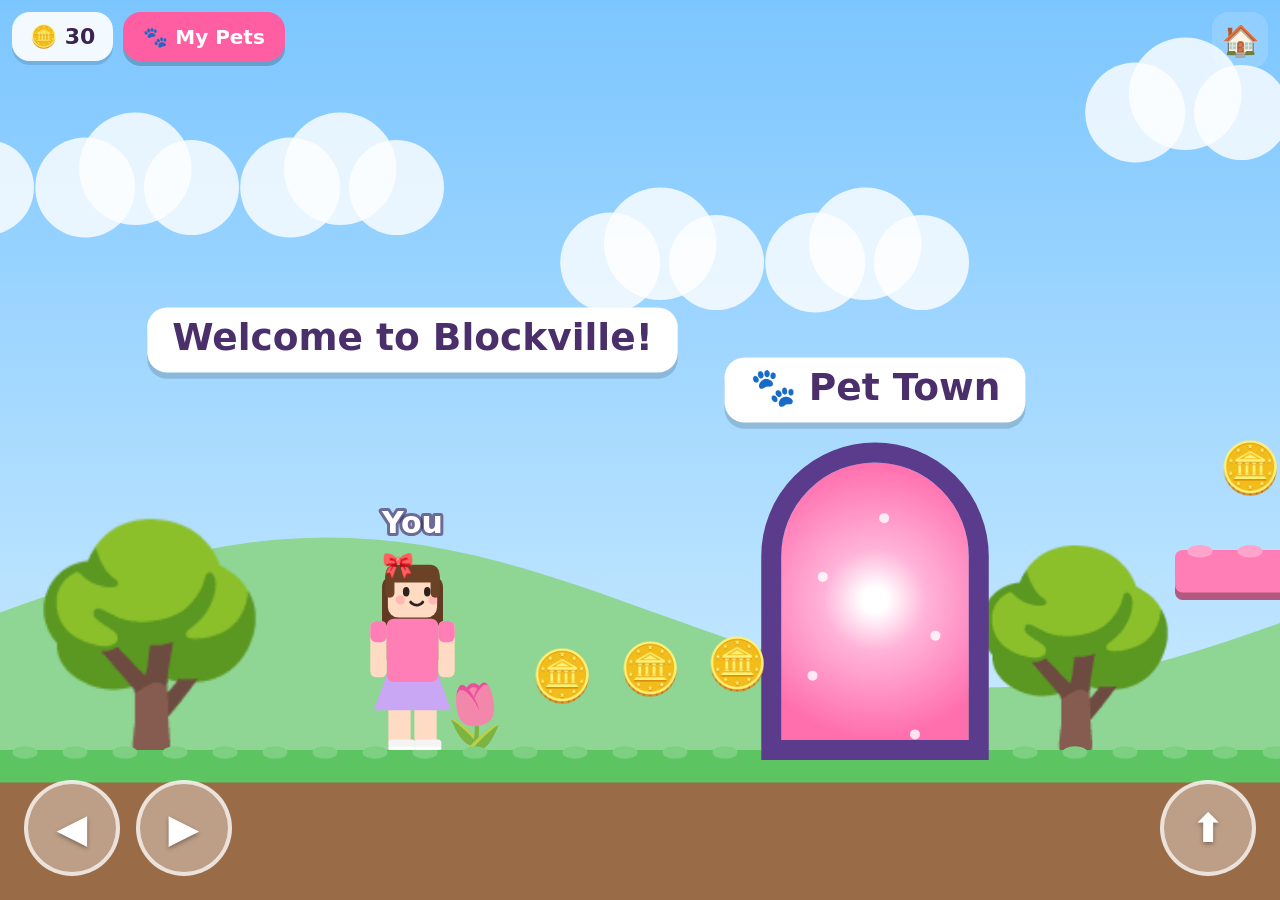
<file: games/blockville/index.html>
<!doctype html>
<html lang="en">
<head>
  <meta charset="utf-8">
  <meta name="viewport" content="width=device-width, initial-scale=1, maximum-scale=1, user-scalable=no, viewport-fit=cover">
  <title>Blockville</title>

  <!-- These lines make it work like a real app on the tablet home screen (tablet or Android) -->
  <meta name="apple-mobile-web-app-capable" content="yes">
  <meta name="mobile-web-app-capable" content="yes">
  <meta name="apple-mobile-web-app-status-bar-style" content="black-translucent">
  <meta name="apple-mobile-web-app-title" content="Hinton-Bazil Games">
  <meta name="theme-color" content="#2a1660">
  <link rel="icon" href="../../icons/icon-192.png">
  <link rel="apple-touch-icon" href="../../icons/apple-touch-icon.png">
  <link rel="manifest" href="../../manifest.webmanifest">

  <link rel="stylesheet" href="../../style.css">
  <style>
    body {
      font-family: system-ui, sans-serif;
      color: #3b2350;
    }
    .hidden {
      display: none !important;
    }

    button {
      font: inherit;
      font-weight: bold;
      font-size: 20px;
      border: none;
      border-radius: 18px;
      padding: 12px 20px;
      color: white;
      background: #3d8bff;
      box-shadow: 0 5px 0 rgba(0, 0, 0, 0.2);
      cursor: pointer;
    }
    button:active {
      transform: translateY(3px);
      box-shadow: 0 2px 0 rgba(0, 0, 0, 0.2);
    }
    button.pink { background: #ff5fa2; }
    button.green { background: #2ebd6b; }
    button.orange { background: #ff8a1e; }
    button.grey { background: #9a8fa8; }

    /* Coins and the pets button at the top */
    #hud {
      position: fixed;
      top: calc(env(safe-area-inset-top) + 12px);
      left: calc(env(safe-area-inset-left) + 12px);
      display: flex;
      gap: 10px;
    }
    #coins {
      background: rgba(255, 255, 255, 0.9);
      border-radius: 18px;
      padding: 12px 18px;
      font-size: 22px;
      font-weight: bold;
      box-shadow: 0 4px 0 rgba(0, 0, 0, 0.12);
    }

    /* Touch buttons: move on the left, jump and do things on the right */
    #controls button {
      position: fixed;
      width: 96px;
      height: 96px;
      border-radius: 50%;
      font-size: 40px;
      padding: 0;
      background: rgba(255, 255, 255, 0.35);
      color: white;
      text-shadow: 0 2px 4px rgba(0, 0, 0, 0.35);
      box-shadow: none;
      border: 4px solid rgba(255, 255, 255, 0.7);
      touch-action: none;
    }
    #controls button.down {
      background: rgba(255, 255, 255, 0.65);
      transform: scale(0.94);
    }
    #left { left: calc(env(safe-area-inset-left) + 24px); bottom: calc(env(safe-area-inset-bottom) + 24px); }
    #right { left: calc(env(safe-area-inset-left) + 136px); bottom: calc(env(safe-area-inset-bottom) + 24px); }
    #jump { right: calc(env(safe-area-inset-right) + 24px); bottom: calc(env(safe-area-inset-bottom) + 24px); }
    #controls #action {
      right: calc(env(safe-area-inset-right) + 136px);
      bottom: calc(env(safe-area-inset-bottom) + 34px);
      width: auto;
      height: 76px;
      padding: 0 24px;
      border-radius: 38px;
      font-size: 24px;
      background: #ff5fa2;
      border-color: white;
      animation: pulse 1s infinite alternate;
    }
    @keyframes pulse {
      to { transform: scale(1.06); }
    }

    /* Pop-ups */
    .popup-back {
      position: fixed;
      inset: 0;
      background: rgba(40, 15, 60, 0.55);
      display: flex;
      align-items: center;
      justify-content: center;
      padding: 16px;
    }
    .popup {
      background: #fff8fc;
      border-radius: 28px;
      padding: 24px;
      width: 100%;
      max-width: 520px;
      max-height: 92%;
      overflow-y: auto;
      touch-action: pan-y;
      text-align: center;
      box-shadow: 0 10px 40px rgba(0, 0, 0, 0.3);
    }
    .popup.wide {
      max-width: 820px;
    }
    .popup h2 {
      margin: 0 0 8px;
      font-size: 32px;
      color: #ff5fa2;
    }
    .popup h3 {
      margin: 0;
      font-size: 30px;
    }
    .popup p {
      font-size: 20px;
      margin: 10px 0;
    }
    .popup .buttons {
      display: flex;
      gap: 12px;
      justify-content: center;
      flex-wrap: wrap;
      margin-top: 18px;
    }
    .big-emoji {
      font-size: 110px;
      line-height: 1.2;
    }
    .wobble {
      animation: wobble 0.35s infinite alternate ease-in-out;
    }
    @keyframes wobble {
      from { transform: rotate(-14deg); }
      to { transform: rotate(14deg) scale(1.08); }
    }
    .pop {
      animation: pop 0.6s;
    }
    @keyframes pop {
      0% { transform: scale(0.2); }
      70% { transform: scale(1.25); }
      100% { transform: scale(1); }
    }
    .rarity {
      display: inline-block;
      color: white;
      font-weight: bold;
      padding: 4px 16px;
      border-radius: 14px;
    }

    .grid {
      display: grid;
      grid-template-columns: repeat(auto-fill, minmax(170px, 1fr));
      gap: 12px;
      margin-top: 12px;
    }
    .card {
      background: white;
      border-radius: 20px;
      padding: 14px 8px;
      box-shadow: 0 4px 0 rgba(0, 0, 0, 0.08);
      cursor: pointer;
      border: 4px solid transparent;
    }
    .card.chosen {
      border-color: #ff5fa2;
    }
    .card .big-emoji {
      font-size: 70px;
    }
    .card .name {
      font-size: 20px;
      font-weight: bold;
    }
    .card .small {
      font-size: 14px;
      margin-top: 4px;
    }
    .card .price {
      font-size: 22px;
      font-weight: bold;
      margin-top: 8px;
      color: #e0a400;
    }
    .card .bar {
      height: 10px;
      background: #eee;
      border-radius: 5px;
      margin: 8px 10px 0;
      overflow: hidden;
    }
    .card .bar div {
      height: 100%;
      background: #2ebd6b;
    }

    /* The dressing room */
    .dressing {
      background: linear-gradient(135deg, #ffd6ec, #e7d4ff);
      padding: calc(env(safe-area-inset-top) + 12px) 16px calc(env(safe-area-inset-bottom) + 12px);
      gap: 16px;
      align-items: stretch;
    }
    .dress-left {
      width: 34%;
      display: flex;
      flex-direction: column;
      align-items: center;
      gap: 10px;
    }
    .theme-banner {
      font-size: 28px;
      font-weight: bold;
      color: #ff5fa2;
      text-align: center;
    }
    .timer {
      position: relative;
      width: 100%;
      height: 34px;
      background: white;
      border-radius: 17px;
      overflow: hidden;
    }
    .timer-fill {
      height: 100%;
      background: #2ebd6b;
      transition: width 1s linear;
    }
    .timer-fill.hurry {
      background: #e8463c;
    }
    .timer-text {
      position: absolute;
      inset: 0;
      display: flex;
      align-items: center;
      justify-content: center;
      font-weight: bold;
      font-size: 20px;
    }
    .preview {
      flex: 1;
      width: 100%;
      min-height: 0;
    }
    .coins-line {
      font-size: 20px;
      font-weight: bold;
    }
    .dress-right {
      flex: 1;
      display: flex;
      flex-direction: column;
      background: rgba(255, 255, 255, 0.7);
      border-radius: 24px;
      padding: 12px;
      padding-right: 70px;
      min-width: 0;
    }
    .tabs {
      display: flex;
      gap: 6px;
      flex-wrap: wrap;
    }
    .tab {
      font-size: 16px;
      padding: 8px 12px;
      background: white;
      color: #3b2350;
      box-shadow: 0 3px 0 rgba(0, 0, 0, 0.1);
    }
    .tab.chosen {
      background: #ff5fa2;
      color: white;
    }
    .note {
      font-size: 15px;
      margin: 6px 4px 0;
      min-height: 4px;
    }
    .items {
      flex: 1;
      overflow-y: auto;
      touch-action: pan-y;
      display: grid;
      grid-template-columns: repeat(auto-fill, minmax(104px, 1fr));
      gap: 10px;
      align-content: start;
      padding: 8px 2px;
    }
    .item {
      background: white;
      color: #3b2350;
      padding: 6px;
      font-size: 14px;
      border: 4px solid transparent;
      box-shadow: 0 3px 0 rgba(0, 0, 0, 0.1);
    }
    .item canvas {
      width: 84px;
      height: 84px;
      display: block;
      margin: 0 auto 2px;
    }
    .item.chosen {
      border-color: #ff5fa2;
    }
    .item.locked canvas {
      opacity: 0.5;
    }
    .colors {
      display: flex;
      gap: 8px;
      flex-wrap: wrap;
      padding-top: 8px;
    }
    .swatch {
      width: 44px;
      height: 44px;
      padding: 0;
      border-radius: 50%;
      border: 4px solid white;
      box-shadow: 0 2px 0 rgba(0, 0, 0, 0.15);
    }
    .swatch.chosen {
      border-color: #3b2350;
    }

    .toast {
      position: fixed;
      left: 50%;
      top: 18%;
      transform: translateX(-50%);
      background: #3b2350;
      color: white;
      font-size: 22px;
      font-weight: bold;
      padding: 12px 24px;
      border-radius: 18px;
      pointer-events: none;
      text-align: center;
      max-width: 80%;
    }

    @media (orientation: portrait) {
      .dressing {
        flex-direction: column;
      }
      .dress-left {
        width: 100%;
        height: 38%;
      }
      .dress-right {
        padding-right: 12px;
      }
    }
  </style>
</head>
<body>
  <canvas id="game"></canvas>

  <div id="hud">
    <div id="coins">🪙 0</div>
    <button id="petsButton" class="pink">🐾 My Pets</button>
  </div>

  <div id="controls">
    <button id="left">◀</button>
    <button id="right">▶</button>
    <button id="action" class="hidden">Enter</button>
    <button id="jump">⬆</button>
  </div>

  <a class="home" href="../../">🏠</a>

  <script src="../../compat.js"></script>
  <script src="avatar.js"></script>
  <script src="game.js"></script>
  <script src="pets.js"></script>
  <script src="fashion.js"></script>
  <script>
    startGame();
    // Lets the game work offline once it's been opened.
    if ("serviceWorker" in navigator) {
      navigator.serviceWorker.register("../../sw.js");
    }
  </script>
</body>
</html>
</file>
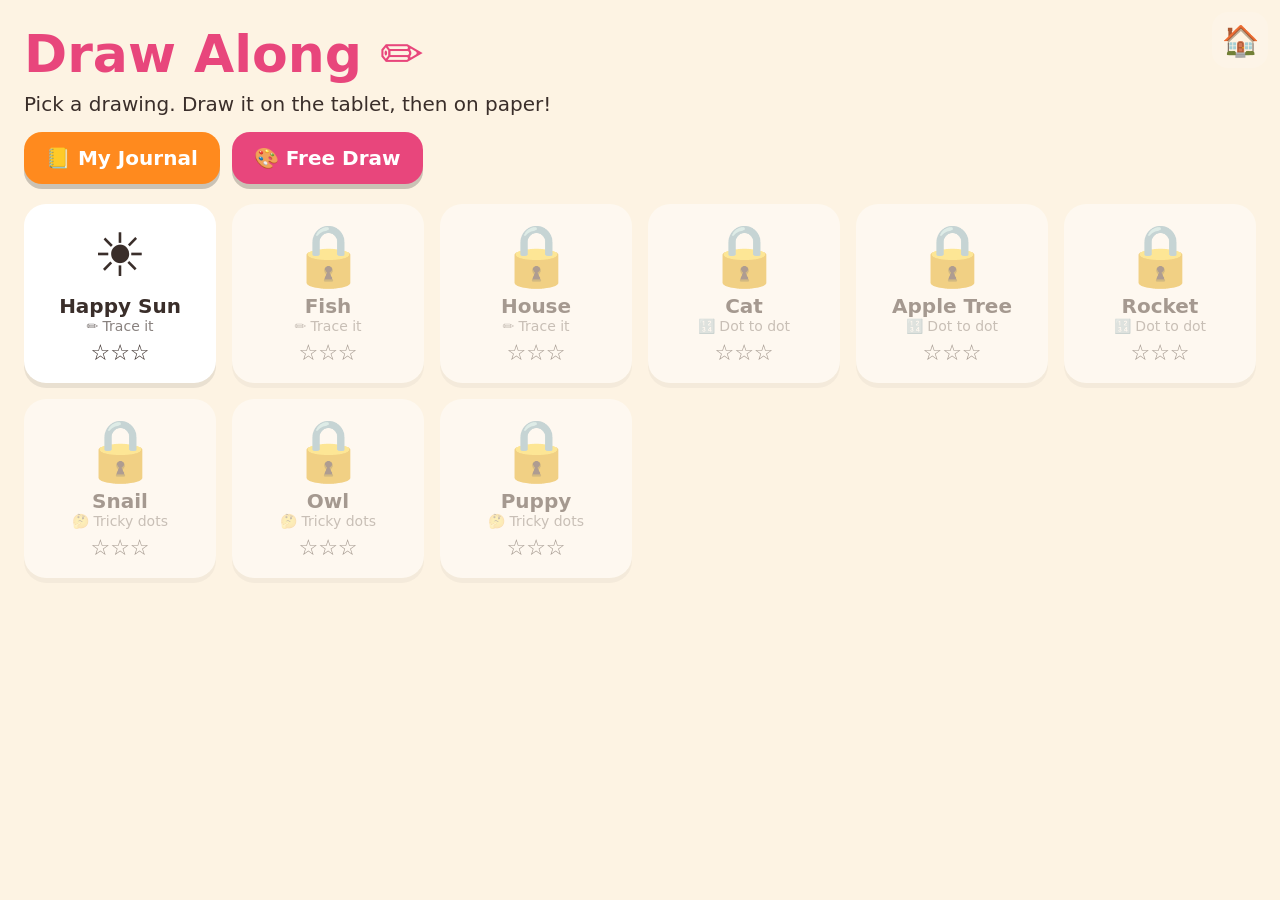
<file: games/draw-along/index.html>
<!doctype html>
<html lang="en">
<head>
  <meta charset="utf-8">
  <meta name="viewport" content="width=device-width, initial-scale=1, maximum-scale=1, user-scalable=no, viewport-fit=cover">
  <title>Draw Along</title>

  <!-- These lines make it work like a real app on the tablet home screen (tablet or Android) -->
  <meta name="apple-mobile-web-app-capable" content="yes">
  <meta name="mobile-web-app-capable" content="yes">
  <meta name="apple-mobile-web-app-status-bar-style" content="black-translucent">
  <meta name="apple-mobile-web-app-title" content="Hinton-Bazil Games">
  <meta name="theme-color" content="#2a1660">
  <link rel="icon" href="../../icons/icon-192.png">
  <link rel="apple-touch-icon" href="../../icons/apple-touch-icon.png">
  <link rel="manifest" href="../../manifest.webmanifest">

  <link rel="stylesheet" href="../../style.css">
  <style>
    body {
      background: #fdf3e3;
      font-family: system-ui, sans-serif;
      color: #3a2e2a;
    }

    /* Each screen fills the whole tablet. Only one is shown at a time. */
    .screen {
      position: fixed;
      inset: 0;
      display: flex;
      flex-direction: column;
      padding: env(safe-area-inset-top) env(safe-area-inset-right) env(safe-area-inset-bottom) env(safe-area-inset-left);
    }
    .hidden {
      display: none !important;
    }
    .scroll {
      overflow-y: auto;
      touch-action: pan-y;
      -webkit-overflow-scrolling: touch;
    }

    h1 {
      margin: 24px 90px 8px 24px;
      font-size: clamp(34px, 6vw, 52px);
      color: #e8467c;
    }
    .subtitle {
      margin: 0 24px 16px;
      font-size: 20px;
    }

    /* Top and bottom bars on the drawing screens */
    .bar {
      display: flex;
      align-items: center;
      gap: 12px;
      padding: 12px 84px 12px 16px;
      min-height: 64px;
    }
    .bar.bottom {
      justify-content: center;
      padding-right: 16px;
    }
    .bar .words {
      flex: 1;
      min-width: 0;
    }
    .step-title {
      font-size: 15px;
      font-weight: bold;
      opacity: 0.6;
    }
    .step-text {
      font-size: clamp(20px, 3vw, 30px);
      font-weight: bold;
    }

    button,
    .button {
      font: inherit;
      font-size: 20px;
      font-weight: bold;
      border: none;
      border-radius: 18px;
      padding: 14px 22px;
      color: white;
      background: #3d8bff;
      box-shadow: 0 5px 0 rgba(0, 0, 0, 0.2);
      cursor: pointer;
    }
    button:active,
    .button:active {
      transform: translateY(3px);
      box-shadow: 0 2px 0 rgba(0, 0, 0, 0.2);
    }
    button.green { background: #2ebd6b; }
    button.pink { background: #e8467c; }
    button.orange { background: #ff8a1e; }
    button.grey { background: #9a8f88; }
    button.small { font-size: 16px; padding: 10px 16px; }

    /* The square of paper you draw on */
    .stage {
      flex: 1;
      display: flex;
      align-items: center;
      justify-content: center;
      min-height: 0;
    }
    .stage canvas {
      background: white;
      border-radius: 20px;
      box-shadow: 0 6px 20px rgba(0, 0, 0, 0.12);
      touch-action: none;
    }

    /* Lesson cards */
    .menu-buttons {
      display: flex;
      gap: 12px;
      margin: 0 24px 20px;
      flex-wrap: wrap;
    }
    .grid {
      display: grid;
      grid-template-columns: repeat(auto-fill, minmax(170px, 1fr));
      gap: 16px;
      padding: 0 24px 40px;
    }
    .card {
      background: white;
      border-radius: 22px;
      padding: 18px 10px;
      text-align: center;
      box-shadow: 0 5px 0 rgba(0, 0, 0, 0.08);
      cursor: pointer;
    }
    .card:active {
      transform: scale(0.97);
    }
    .card .big {
      font-size: 60px;
      line-height: 1.1;
    }
    .card .name {
      font-size: 20px;
      font-weight: bold;
      margin-top: 6px;
    }
    .card .help {
      font-size: 14px;
      opacity: 0.6;
    }
    .card .stars {
      font-size: 22px;
      margin-top: 6px;
    }
    .card.locked {
      opacity: 0.45;
    }

    /* Journal pictures */
    .card img {
      width: 100%;
      aspect-ratio: 1;
      object-fit: cover;
      border-radius: 14px;
      background: #eee;
    }
    .empty {
      margin: 24px;
      font-size: 20px;
    }

    /* Colour buttons on the free draw page */
    .swatch {
      width: 44px;
      height: 44px;
      padding: 0;
      border-radius: 50%;
      border: 4px solid white;
    }
    .swatch.chosen {
      border-color: #3a2e2a;
    }

    /* Pop-up messages */
    .popup-back {
      position: fixed;
      inset: 0;
      background: rgba(40, 20, 30, 0.55);
      display: flex;
      align-items: center;
      justify-content: center;
      padding: 20px;
    }
    .popup {
      background: #fffaf1;
      border-radius: 28px;
      padding: 28px;
      max-width: 560px;
      width: 100%;
      max-height: 90%;
      overflow-y: auto;
      text-align: center;
    }
    .popup h2 {
      margin: 0 0 10px;
      font-size: 32px;
      color: #e8467c;
    }
    .popup p {
      font-size: 20px;
    }
    .popup img {
      max-width: 100%;
      max-height: 45vh;
      border-radius: 16px;
      box-shadow: 0 4px 14px rgba(0, 0, 0, 0.15);
    }
    .popup .buttons {
      display: flex;
      gap: 12px;
      justify-content: center;
      flex-wrap: wrap;
      margin-top: 20px;
    }

    .toast {
      position: fixed;
      left: 50%;
      top: 22%;
      transform: translateX(-50%);
      background: #2ebd6b;
      color: white;
      font-size: 30px;
      font-weight: bold;
      padding: 14px 28px;
      border-radius: 20px;
      pointer-events: none;
      box-shadow: 0 6px 20px rgba(0, 0, 0, 0.2);
    }
    .toast.oops {
      background: #ff8a1e;
    }
  </style>
</head>
<body>
  <!-- Screen 1: pick a lesson -->
  <section id="lessonsScreen" class="screen scroll">
    <h1>Draw Along ✏️</h1>
    <p class="subtitle">Pick a drawing. Draw it on the tablet, then on paper!</p>
    <div class="menu-buttons">
      <button id="journalButton" class="orange">📒 My Journal</button>
      <button id="freeButton" class="pink">🎨 Free Draw</button>
    </div>
    <div id="lessonGrid" class="grid"></div>
  </section>

  <!-- Screen 2: Part 1, draw on the tablet -->
  <section id="drawScreen" class="screen hidden">
    <div class="bar">
      <button id="drawBack" class="grey small">◀</button>
      <div class="words">
        <div id="drawTitle" class="step-title"></div>
        <div id="drawText" class="step-text"></div>
      </div>
    </div>
    <div class="stage"><canvas id="drawCanvas"></canvas></div>
    <div class="bar bottom">
      <button id="undoButton" class="grey">↶ Undo</button>
      <button id="checkButton" class="green">✓ Done</button>
    </div>
  </section>

  <!-- Screen 3: Part 2, draw on paper -->
  <section id="paperScreen" class="screen hidden">
    <div class="bar">
      <button id="paperBack" class="grey small">◀</button>
      <div class="words">
        <div id="paperTitle" class="step-title"></div>
        <div id="paperText" class="step-text"></div>
      </div>
    </div>
    <div class="stage"><canvas id="paperCanvas"></canvas></div>
    <div class="bar bottom">
      <button id="paperPrev" class="grey">◀ Back</button>
      <button id="paperNext" class="green">Next ▶</button>
    </div>
    <!-- Opens the tablet camera to take a photo of your paper drawing -->
    <input id="photoInput" type="file" accept="image/*" capture="environment" class="hidden">
  </section>

  <!-- Screen 4: the journal of everything you've drawn -->
  <section id="journalScreen" class="screen scroll hidden">
    <h1>📒 My Journal</h1>
    <div class="menu-buttons">
      <button id="journalBack" class="grey">◀ Lessons</button>
    </div>
    <div id="journalGrid" class="grid"></div>
  </section>

  <!-- Screen 5: free drawing -->
  <section id="freeScreen" class="screen hidden">
    <div class="bar">
      <button id="freeBack" class="grey small">◀</button>
      <div id="swatches" class="words" style="display: flex; gap: 8px; flex-wrap: wrap"></div>
    </div>
    <div class="stage"><canvas id="freeCanvas"></canvas></div>
    <div class="bar bottom">
      <button id="freeUndo" class="grey">↶ Undo</button>
      <button id="freeSize" class="orange">✏️ Thin</button>
      <button id="freeClear" class="pink">🗑 Clear</button>
      <button id="freeSave" class="green">💾 Save</button>
    </div>
  </section>

  <a class="home" href="../../">🏠</a>
  <script src="../../compat.js"></script>
  <script src="lessons.js"></script>
  <script src="game.js"></script>
  <script>
    // Lets the game work offline once it's been opened.
    if ("serviceWorker" in navigator) {
      navigator.serviceWorker.register("../../sw.js");
    }
  </script>
</body>
</html>
</file>
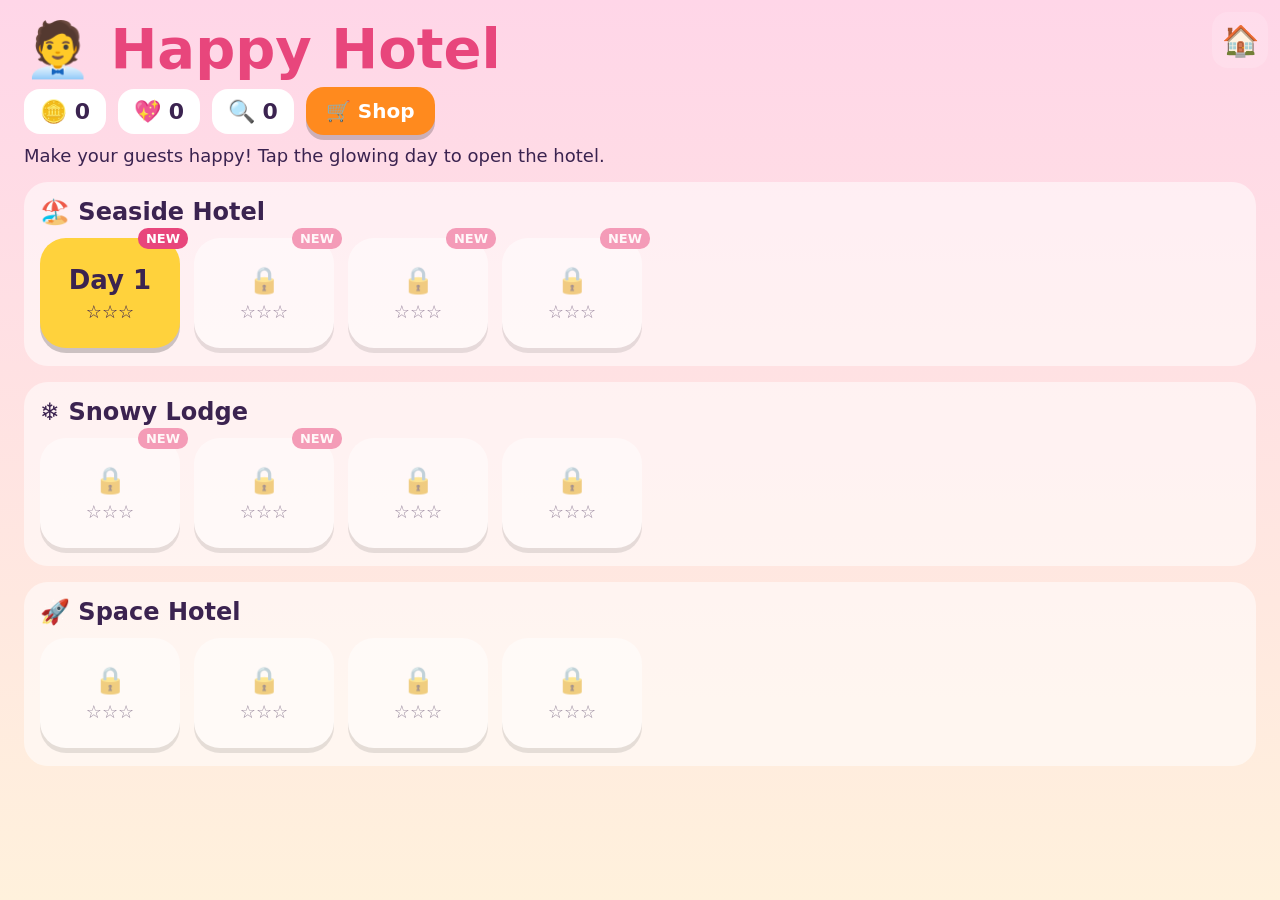
<file: games/happy-hotel/index.html>
<!doctype html>
<html lang="en">
<head>
  <meta charset="utf-8">
  <meta name="viewport" content="width=device-width, initial-scale=1, maximum-scale=1, user-scalable=no, viewport-fit=cover">
  <title>Happy Hotel</title>

  <!-- These lines make it work like a real app on the tablet home screen (tablet or Android) -->
  <meta name="apple-mobile-web-app-capable" content="yes">
  <meta name="mobile-web-app-capable" content="yes">
  <meta name="apple-mobile-web-app-status-bar-style" content="black-translucent">
  <meta name="apple-mobile-web-app-title" content="Hinton-Bazil Games">
  <meta name="theme-color" content="#2a1660">
  <link rel="icon" href="../../icons/icon-192.png">
  <link rel="apple-touch-icon" href="../../icons/apple-touch-icon.png">
  <link rel="manifest" href="../../manifest.webmanifest">

  <link rel="stylesheet" href="../../style.css">
  <style>
    body {
      font-family: system-ui, sans-serif;
      color: #3b2350;
      background: #fde7f0;
    }
    .hidden {
      display: none !important;
    }
    button {
      font: inherit;
      font-weight: bold;
      font-size: 20px;
      border: none;
      border-radius: 18px;
      padding: 12px 20px;
      color: white;
      background: #3d8bff;
      box-shadow: 0 5px 0 rgba(0, 0, 0, 0.2);
      cursor: pointer;
    }
    button:active {
      transform: translateY(3px);
      box-shadow: 0 2px 0 rgba(0, 0, 0, 0.2);
    }
    button.green { background: #2ebd6b; }
    button.orange { background: #ff8a1e; }
    button.grey { background: #9a8fa8; }
    button.blue { background: #3d8bff; }
    button.red { background: #e8463c; }

    /* The map of days */
    #mapScreen {
      position: fixed;
      inset: 0;
      overflow-y: auto;
      touch-action: pan-y;
      background: linear-gradient(#ffd6e8, #fff1dc);
      padding: calc(env(safe-area-inset-top) + 16px) 24px 40px;
    }
    #mapScreen h1 {
      margin: 0 80px 6px 0;
      font-size: clamp(34px, 6vw, 56px);
      color: #e8467c;
    }
    .top-row {
      display: flex;
      gap: 12px;
      align-items: center;
      flex-wrap: wrap;
    }
    .pill {
      background: white;
      border-radius: 16px;
      padding: 10px 16px;
      font-size: 22px;
      font-weight: bold;
    }
    #manager {
      font-size: 54px;
    }
    .help {
      font-size: 18px;
      margin: 10px 0 0;
    }
    .hotel-section {
      background: rgba(255, 255, 255, 0.55);
      border-radius: 24px;
      padding: 12px 16px 18px;
      margin-top: 16px;
    }
    .hotel-section h2 {
      margin: 4px 0 12px;
    }
    .day-row {
      display: flex;
      gap: 14px;
      flex-wrap: wrap;
    }
    .day {
      position: relative;
      width: 140px;
      height: 110px;
      border-radius: 26px;
      background: white;
      color: #3b2350;
    }
    .day .num {
      font-size: 26px;
    }
    .day .dstars {
      font-size: 18px;
      margin-top: 6px;
    }
    .day .new {
      position: absolute;
      top: -10px;
      right: -8px;
      background: #e8467c;
      color: white;
      font-size: 13px;
      padding: 3px 8px;
      border-radius: 10px;
    }
    .day.locked {
      opacity: 0.5;
    }
    .day.next {
      background: #ffd23c;
      animation: pulse 0.9s infinite alternate;
    }
    @keyframes pulse {
      to { transform: scale(1.07); }
    }

    /* Pop-ups */
    .popup-back {
      position: fixed;
      inset: 0;
      background: rgba(60, 30, 70, 0.5);
      display: flex;
      align-items: center;
      justify-content: center;
      padding: 16px;
    }
    .popup {
      background: #fffafd;
      border-radius: 28px;
      padding: 24px;
      width: 100%;
      max-width: 560px;
      max-height: 92%;
      overflow-y: auto;
      touch-action: pan-y;
      text-align: center;
      box-shadow: 0 10px 40px rgba(0, 0, 0, 0.3);
    }
    .popup.wide {
      max-width: 880px;
    }
    .popup h2 {
      margin: 0 0 8px;
      font-size: 30px;
      color: #e8467c;
    }
    .popup h3 {
      margin: 18px 0 6px;
      text-align: left;
    }
    .popup p {
      font-size: 20px;
      margin: 10px 0;
    }
    .popup .small {
      font-size: 16px;
      opacity: 0.8;
    }
    .popup .big {
      font-size: 70px;
    }
    .popup .lesson {
      background: #fff3c4;
      border-radius: 16px;
      padding: 12px;
      font-size: 20px;
      text-align: left;
    }
    .popup .speech {
      background: #eef6ff;
      border-radius: 16px;
      padding: 12px;
    }
    .popup .faces {
      font-size: 44px;
      line-height: 1.3;
      word-break: break-all;
    }
    .popup .total {
      font-size: 24px;
      font-weight: bold;
    }
    .popup .buttons {
      display: flex;
      gap: 12px;
      justify-content: center;
      flex-wrap: wrap;
      margin-top: 18px;
    }
    .stars {
      font-size: 56px;
    }

    /* Ask buttons and Bolt's picture cards */
    .asks,
    .cards {
      display: flex;
      flex-wrap: wrap;
      gap: 10px;
      justify-content: center;
    }
    .ask,
    .pick {
      background: white;
      color: #3b2350;
      border: 4px solid #eee;
      display: flex;
      flex-direction: column;
      align-items: center;
      min-width: 130px;
    }
    .ask span,
    .pick span {
      font-size: 44px;
    }
    .ask.used {
      opacity: 0.35;
    }
    .pick.chosen {
      border-color: #2ebd6b;
      background: #eafff1;
    }
    .bolt-say {
      background: #eef6ff;
      border-radius: 16px;
      padding: 12px;
      font-size: 20px;
    }
    .step {
      text-align: left;
      font-weight: bold;
    }

    /* Shop cards */
    .grid {
      display: grid;
      grid-template-columns: repeat(auto-fill, minmax(160px, 1fr));
      gap: 10px;
    }
    .card {
      background: white;
      color: #3b2350;
      border: 4px solid transparent;
      padding: 10px;
      font-weight: normal;
    }
    .card .big-icon {
      font-size: 44px;
    }
    .card .name {
      font-size: 18px;
      font-weight: bold;
    }
    .card .sub {
      font-size: 14px;
    }
    .card.owned {
      opacity: 0.6;
    }
    .card.chosen {
      border-color: #2ebd6b;
    }

    .toast {
      position: fixed;
      left: 50%;
      top: 14%;
      transform: translateX(-50%);
      background: #3b2350;
      color: white;
      font-size: 22px;
      font-weight: bold;
      padding: 12px 24px;
      border-radius: 18px;
      pointer-events: none;
      text-align: center;
      max-width: 80%;
    }
    /* Asks you to turn the tablet sideways when playing upright */
    .turn-hint {
      display: none;
      position: fixed;
      inset: 0;
      background: rgba(30, 20, 50, 0.85);
      color: white;
      flex-direction: column;
      align-items: center;
      justify-content: center;
      gap: 18px;
      text-align: center;
      padding: 30px;
      font-size: 26px;
      font-weight: bold;
    }
    .turn-hint .phone {
      font-size: 90px;
      animation: turn 1.6s infinite ease-in-out;
    }
    @keyframes turn {
      50% { transform: rotate(-90deg); }
    }
    @media (orientation: portrait) {
      body.playing:not(.rotate-ok) .turn-hint {
        display: flex;
      }
    }
  </style>
</head>
<body>
  <canvas id="game"></canvas>

  <div id="mapScreen">
    <h1><span id="manager">🧑‍💼</span> Happy Hotel</h1>
    <div class="top-row">
      <div id="coins" class="pill">🪙 0</div>
      <div id="kindness" class="pill" title="Happy guests">💖 0</div>
      <div id="badges" class="pill" title="Times you checked Bolt's work">🔍 0</div>
      <button id="shopButton" class="orange">🛒 Shop</button>
    </div>
    <p class="help">Make your guests happy! Tap the glowing day to open the hotel.</p>
    <div id="days"></div>
  </div>

  <div class="turn-hint">
    <div class="phone">📱</div>
    <div>Turn your tablet sideways for a bigger game!</div>
    <button class="green" onclick="document.body.classList.add('rotate-ok')">Play anyway</button>
  </div>

  <a class="home" href="../../">🏠</a>

  <script src="../../compat.js"></script>
  <script src="hotel.js"></script>
  <script src="game.js"></script>
  <script>
    // Lets the game work offline once it's been opened.
    if ("serviceWorker" in navigator) {
      navigator.serviceWorker.register("../../sw.js");
    }
  </script>
</body>
</html>
</file>
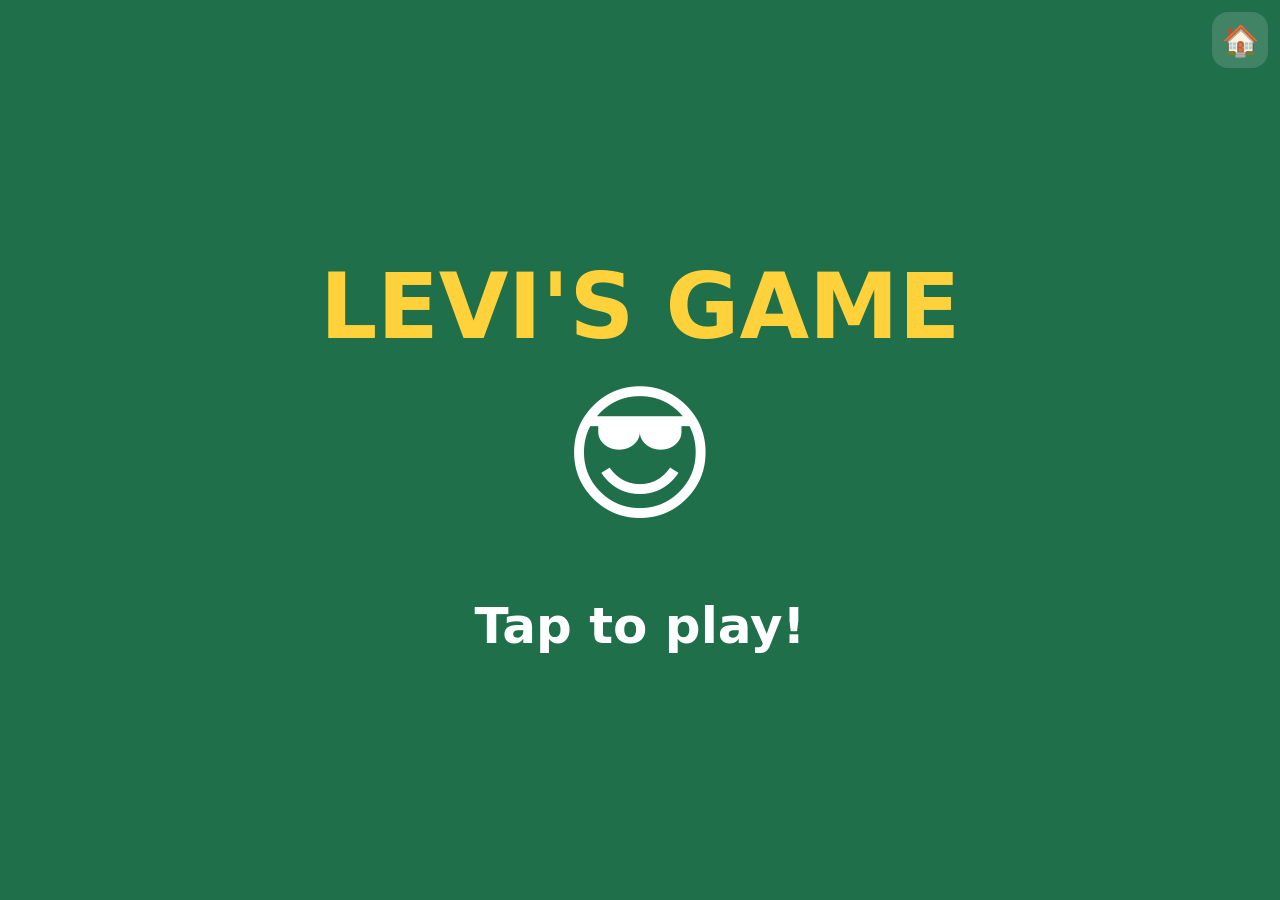
<file: games/levi/index.html>
<!doctype html>
<html lang="en">
<head>
  <meta charset="utf-8">
  <meta name="viewport" content="width=device-width, initial-scale=1, maximum-scale=1, user-scalable=no, viewport-fit=cover">
  <title>Levi's Game</title>

  <!-- These lines make it work like a real app on the iPad home screen -->
  <meta name="apple-mobile-web-app-capable" content="yes">
  <meta name="mobile-web-app-capable" content="yes">
  <meta name="apple-mobile-web-app-status-bar-style" content="black-translucent">
  <meta name="apple-mobile-web-app-title" content="Hinton-Bazil Games">
  <meta name="theme-color" content="#2a1660">
  <link rel="icon" href="../../icons/icon-192.png">
  <link rel="apple-touch-icon" href="../../icons/apple-touch-icon.png">
  <link rel="manifest" href="../../manifest.webmanifest">

  <link rel="stylesheet" href="../../style.css">
</head>
<body>
  <canvas id="game"></canvas>
  <a class="home" href="../../">🏠</a>
  <script src="game.js"></script>
  <script>
    // Lets the game work offline once it's been opened.
    if ("serviceWorker" in navigator) {
      navigator.serviceWorker.register("../../sw.js");
    }
  </script>
</body>
</html>
</file>
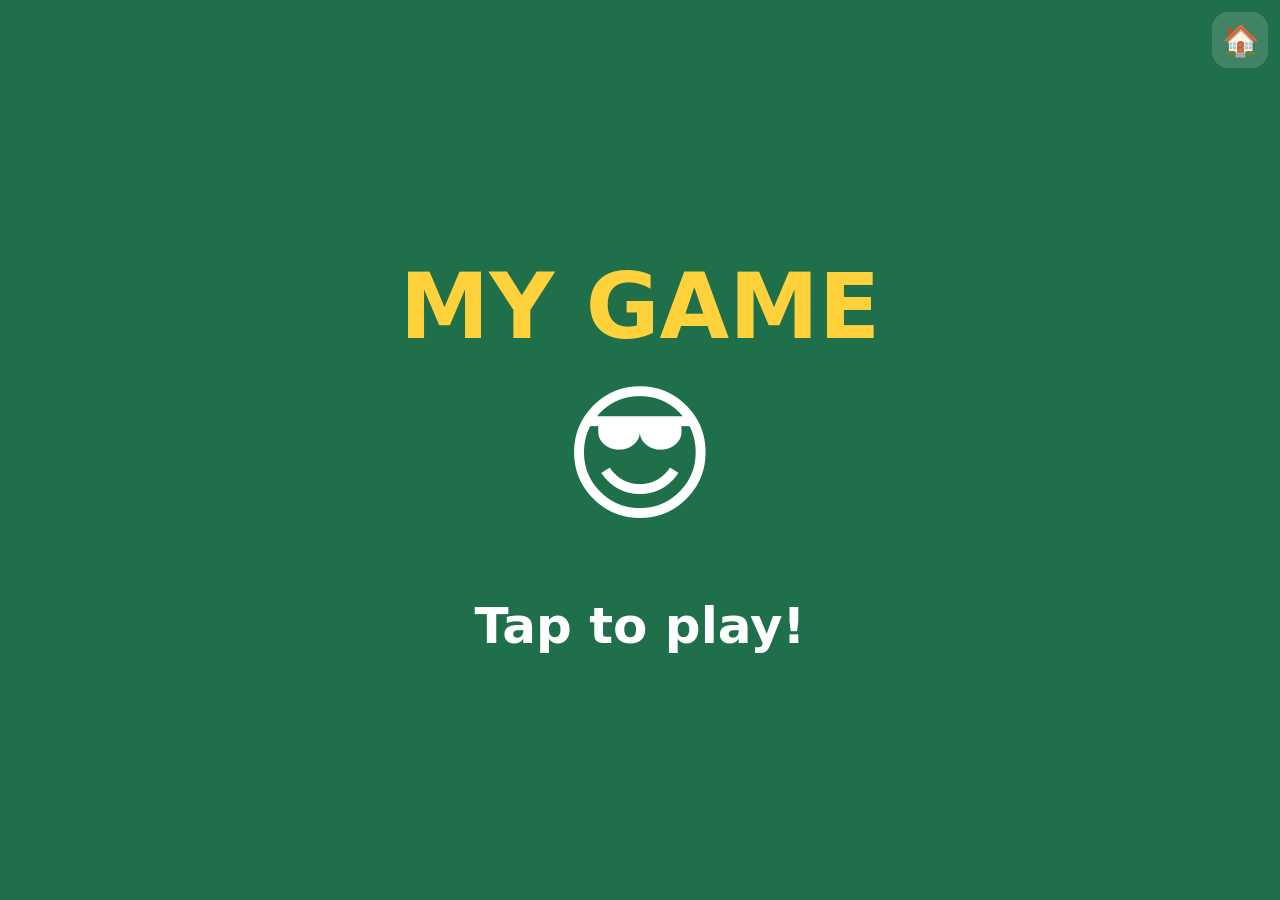
<file: games/my-game/index.html>
<!doctype html>
<html lang="en">
<head>
  <meta charset="utf-8">
  <meta name="viewport" content="width=device-width, initial-scale=1, maximum-scale=1, user-scalable=no, viewport-fit=cover">
  <title>My Game</title>

  <!-- These lines make it work like a real app on the tablet home screen (tablet or Android) -->
  <meta name="apple-mobile-web-app-capable" content="yes">
  <meta name="mobile-web-app-capable" content="yes">
  <meta name="apple-mobile-web-app-status-bar-style" content="black-translucent">
  <meta name="apple-mobile-web-app-title" content="Hinton-Bazil Games">
  <meta name="theme-color" content="#2a1660">
  <link rel="icon" href="../../icons/icon-192.png">
  <link rel="apple-touch-icon" href="../../icons/apple-touch-icon.png">
  <link rel="manifest" href="../../manifest.webmanifest">

  <link rel="stylesheet" href="../../style.css">
</head>
<body>
  <canvas id="game"></canvas>
  <a class="home" href="../../">🏠</a>
  <script src="../../compat.js"></script>
  <script src="game.js"></script>
  <script>
    // Lets the game work offline once it's been opened.
    if ("serviceWorker" in navigator) {
      navigator.serviceWorker.register("../../sw.js");
    }
  </script>
</body>
</html>
</file>
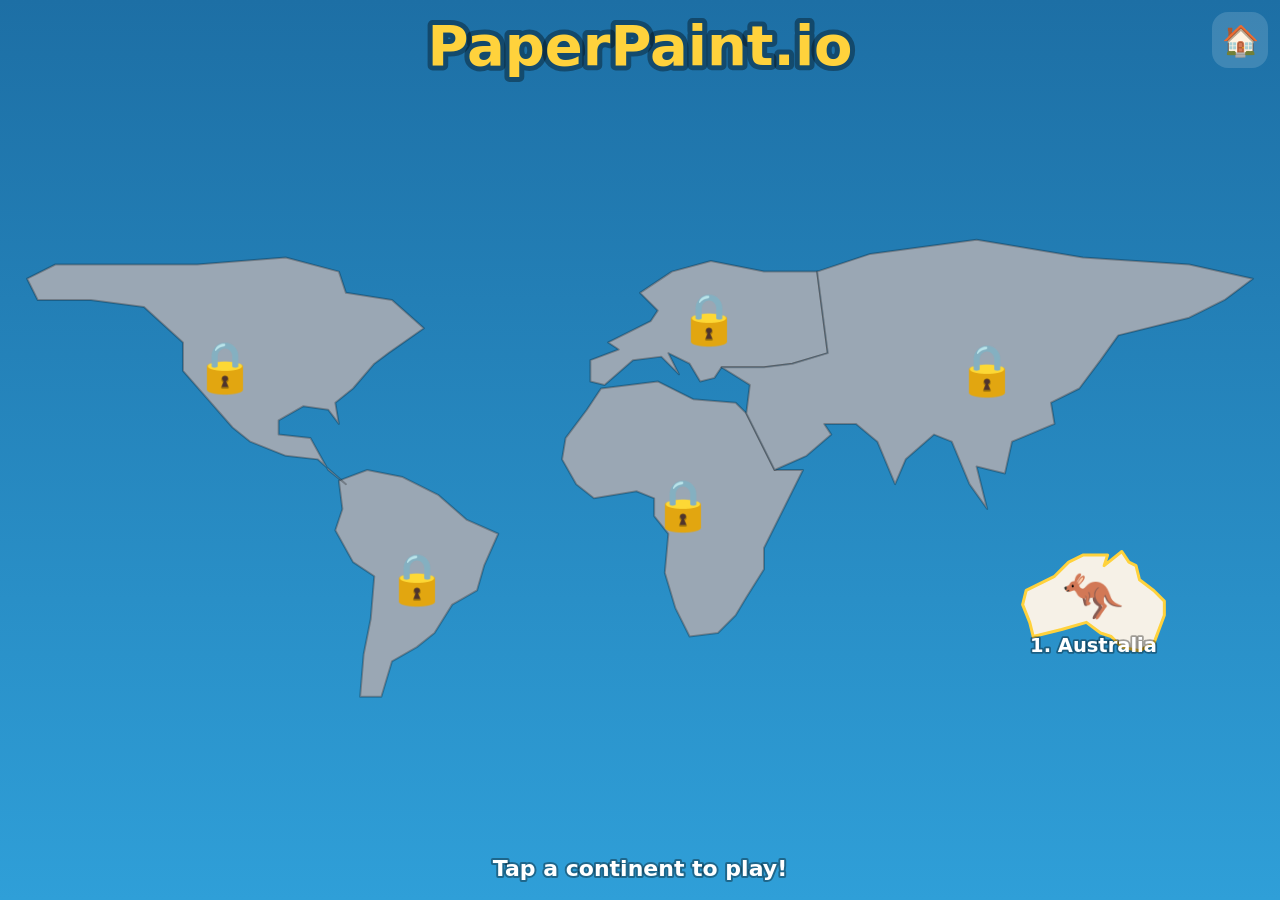
<file: games/paperpaint/index.html>
<!doctype html>
<html lang="en">
<head>
  <meta charset="utf-8">
  <meta name="viewport" content="width=device-width, initial-scale=1, maximum-scale=1, user-scalable=no, viewport-fit=cover">
  <title>PaperPaint.io</title>

  <!-- These lines make it work like a real app on the tablet home screen (tablet or Android) -->
  <meta name="apple-mobile-web-app-capable" content="yes">
  <meta name="mobile-web-app-capable" content="yes">
  <meta name="apple-mobile-web-app-status-bar-style" content="black-translucent">
  <meta name="apple-mobile-web-app-title" content="Hinton-Bazil Games">
  <meta name="theme-color" content="#2a1660">
  <link rel="icon" href="../../icons/icon-192.png">
  <link rel="apple-touch-icon" href="../../icons/apple-touch-icon.png">
  <link rel="manifest" href="../../manifest.webmanifest">

  <link rel="stylesheet" href="../../style.css">
</head>
<body>
  <canvas id="game"></canvas>
  <a class="home" href="../../">🏠</a>
  <script src="../../compat.js"></script>
  <script src="maps.js"></script>
  <script src="game.js"></script>
  <script>
    // Lets the game work offline once it's been opened.
    if ("serviceWorker" in navigator) {
      navigator.serviceWorker.register("../../sw.js");
    }
  </script>
</body>
</html>
</file>
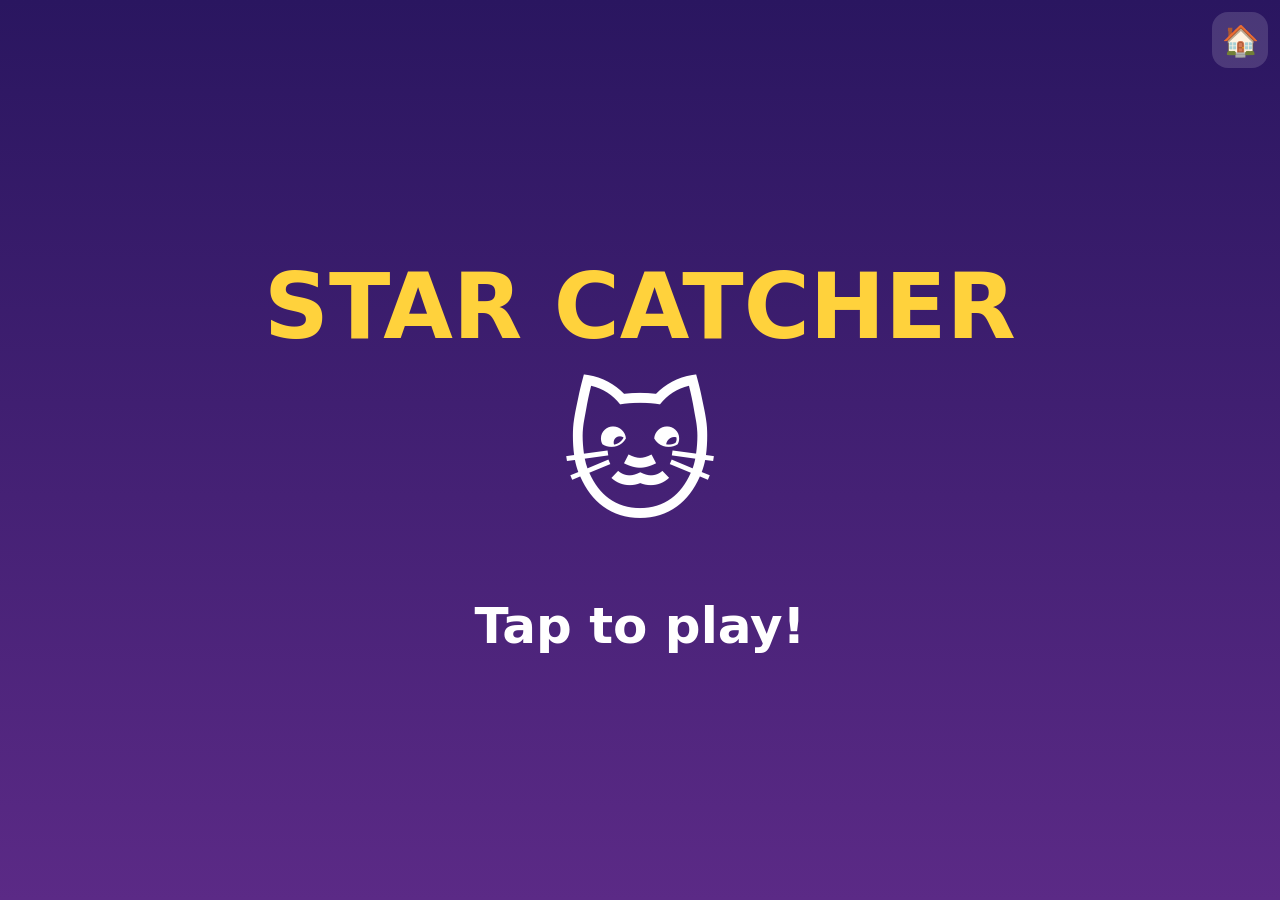
<file: games/star-catcher/index.html>
<!doctype html>
<html lang="en">
<head>
  <meta charset="utf-8">
  <meta name="viewport" content="width=device-width, initial-scale=1, maximum-scale=1, user-scalable=no, viewport-fit=cover">
  <title>Star Catcher</title>

  <!-- These lines make it work like a real app on the tablet home screen (tablet or Android) -->
  <meta name="apple-mobile-web-app-capable" content="yes">
  <meta name="mobile-web-app-capable" content="yes">
  <meta name="apple-mobile-web-app-status-bar-style" content="black-translucent">
  <meta name="apple-mobile-web-app-title" content="Hinton-Bazil Games">
  <meta name="theme-color" content="#2a1660">
  <link rel="icon" href="../../icons/icon-192.png">
  <link rel="apple-touch-icon" href="../../icons/apple-touch-icon.png">
  <link rel="manifest" href="../../manifest.webmanifest">

  <link rel="stylesheet" href="../../style.css">
</head>
<body>
  <canvas id="game"></canvas>
  <a class="home" href="../../">🏠</a>
  <script src="../../compat.js"></script>
  <script src="game.js"></script>
  <script>
    // Lets the game work offline once it's been opened.
    if ("serviceWorker" in navigator) {
      navigator.serviceWorker.register("../../sw.js");
    }
  </script>
</body>
</html>
</file>
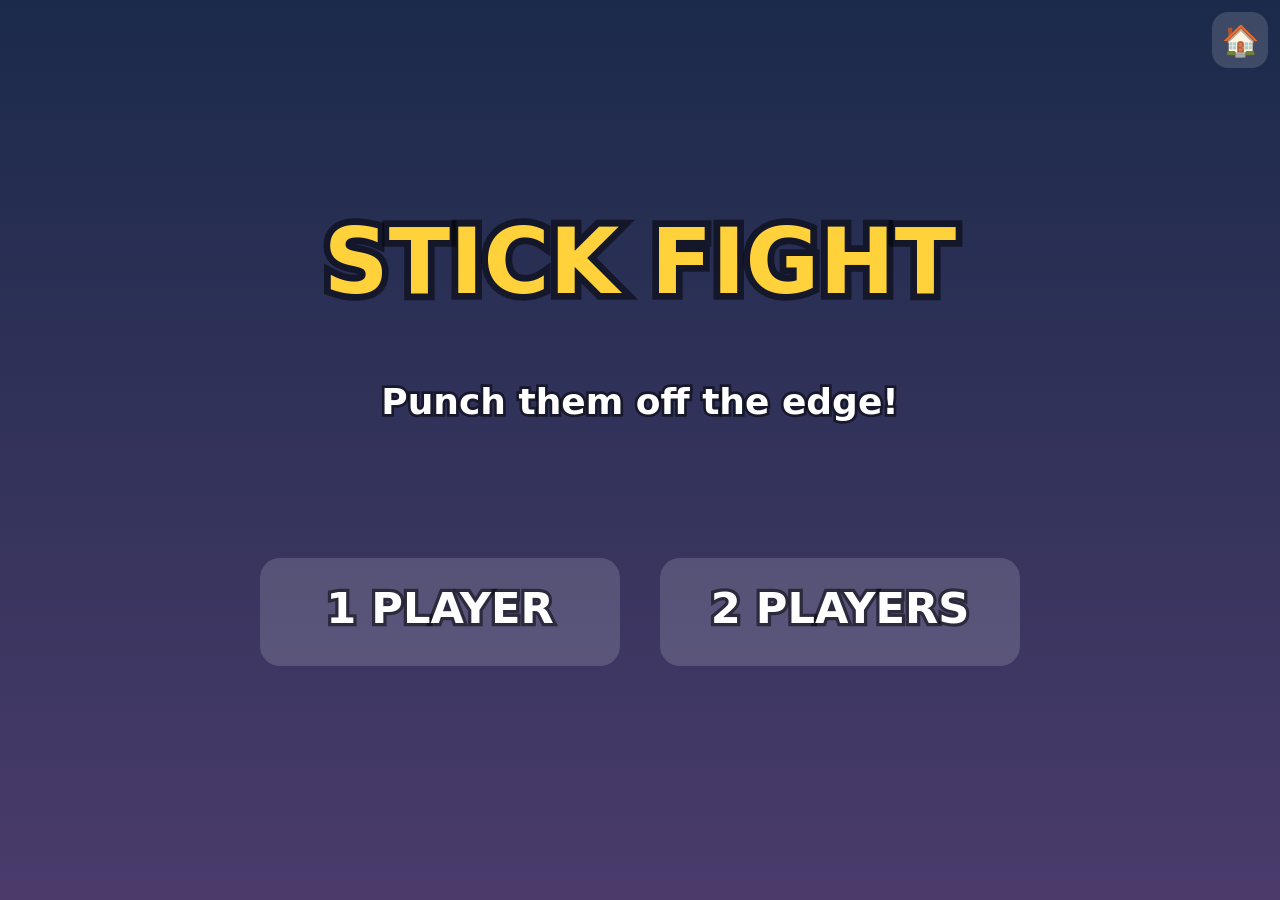
<file: games/stick-fight/index.html>
<!doctype html>
<html lang="en">
<head>
  <meta charset="utf-8">
  <meta name="viewport" content="width=device-width, initial-scale=1, maximum-scale=1, user-scalable=no, viewport-fit=cover">
  <title>Stick Fight</title>

  <!-- These lines make it work like a real app on the tablet home screen (tablet or Android) -->
  <meta name="apple-mobile-web-app-capable" content="yes">
  <meta name="mobile-web-app-capable" content="yes">
  <meta name="apple-mobile-web-app-status-bar-style" content="black-translucent">
  <meta name="apple-mobile-web-app-title" content="Hinton-Bazil Games">
  <meta name="theme-color" content="#2a1660">
  <link rel="icon" href="../../icons/icon-192.png">
  <link rel="apple-touch-icon" href="../../icons/apple-touch-icon.png">
  <link rel="manifest" href="../../manifest.webmanifest">

  <link rel="stylesheet" href="../../style.css">
</head>
<body>
  <canvas id="game"></canvas>
  <a class="home" href="../../">🏠</a>
  <script src="../../compat.js"></script>
  <script src="game.js"></script>
  <script>
    // Lets the game work offline once it's been opened.
    if ("serviceWorker" in navigator) {
      navigator.serviceWorker.register("../../sw.js");
    }
  </script>
</body>
</html>
</file>
<file: style.css>
html,
body {
  margin: 0;
  height: 100%;
  overflow: hidden;
  background: #1a0d40;
  /* Stop the tablet from scrolling, zooming or selecting text while playing */
  touch-action: none;
  -webkit-user-select: none;
  user-select: none;
  -webkit-touch-callout: none;
  overscroll-behavior: none;
}

canvas {
  display: block;
  width: 100vw;
  height: 100vh;
  height: 100dvh;
}

/* The 🏠 button in the corner that goes back to the game menu */
.home {
  position: fixed;
  top: calc(env(safe-area-inset-top) + 12px);
  right: calc(env(safe-area-inset-right) + 12px);
  width: 56px;
  height: 56px;
  display: flex;
  align-items: center;
  justify-content: center;
  font-size: 30px;
  text-decoration: none;
  background: rgba(255, 255, 255, 0.15);
  border-radius: 16px;
}
</file>
